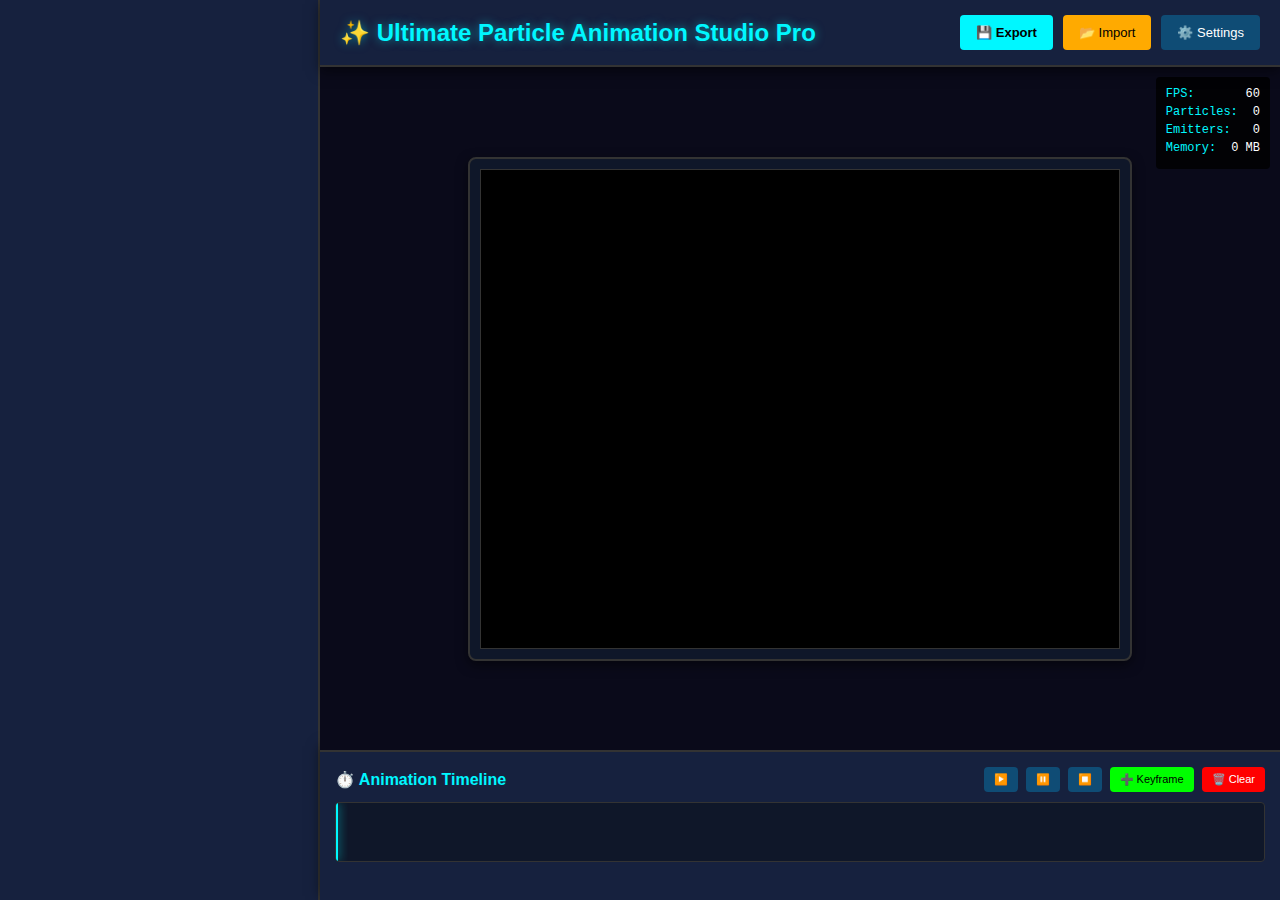
<file: index.html>
<!DOCTYPE html>
<html lang="en">
<head>
    <meta charset="UTF-8">
    <meta name="viewport" content="width=device-width, initial-scale=1.0">
    <title>Ultimate Particle Animation Studio Pro</title>
    <script src="https://static.devv.ai/devv-app.js" type="module"></script>
    <link rel="stylesheet" href="css/main.css">
</head>
<body>
    <div class="app-container">
        <!-- Sidebar Controls -->
        <div class="sidebar">
            <div id="controlPanel"></div>
        </div>

        <!-- Main Content Area -->
        <div class="main-content">
            <!-- Header -->
            <div class="app-header">
                <div class="app-title">✨ Ultimate Particle Animation Studio Pro</div>
                <div class="header-actions">
                    <button id="exportBtn" class="primary">💾 Export</button>
                    <button id="importBtn" class="warning">📂 Import</button>
                    <button id="settingsBtn">⚙️ Settings</button>
                </div>
            </div>

            <!-- Canvas Area -->
            <div class="canvas-area">
                <div class="canvas-container">
                    <canvas id="mainCanvas"></canvas>
                </div>
                
                <!-- Stats Overlay -->
                <div class="stats-overlay">
                    <div class="stat-item">
                        <span class="stat-label">FPS:</span>
                        <span class="stat-value" id="fpsCounter">60</span>
                    </div>
                    <div class="stat-item">
                        <span class="stat-label">Particles:</span>
                        <span class="stat-value" id="particleCount">0</span>
                    </div>
                    <div class="stat-item">
                        <span class="stat-label">Emitters:</span>
                        <span class="stat-value" id="emitterCount">0</span>
                    </div>
                    <div class="stat-item">
                        <span class="stat-label">Memory:</span>
                        <span class="stat-value" id="memoryUsage">0 MB</span>
                    </div>
                </div>
            </div>

            <!-- Timeline -->
            <div class="timeline-container">
                <div class="timeline-header">
                    <div class="timeline-title">⏱️ Animation Timeline</div>
                    <div class="timeline-controls">
                        <button id="timelinePlay" class="small">▶️</button>
                        <button id="timelinePause" class="small">⏸️</button>
                        <button id="timelineStop" class="small">⏹️</button>
                        <button id="addKeyframe" class="small success">➕ Keyframe</button>
                        <button id="clearTimeline" class="small danger">🗑️ Clear</button>
                    </div>
                </div>
                <div class="timeline-track" id="timelineTrack">
                    <div class="timeline-progress" id="timelineProgress"></div>
                </div>
            </div>
        </div>
    </div>

    <!-- Modals -->
    <div id="exportModal" class="modal">
        <div class="modal-content">
            <div class="modal-header">
                <h2 class="modal-title">Export Options</h2>
                <button class="modal-close" onclick="closeModal('exportModal')">&times;</button>
            </div>
            <div class="modal-body">
                <div class="button-group">
                    <button id="exportPNG">🖼️ Export PNG Sprite Sheet</button>
                    <button id="exportGIF">🎬 Export GIF Animation</button>
                    <button id="exportVideo">📹 Export Video (WebM)</button>
                    <button id="exportJSON">📄 Export Project JSON</button>
                </div>
            </div>
        </div>
    </div>

    <div id="importModal" class="modal">
        <div class="modal-content">
            <div class="modal-header">
                <h2 class="modal-title">Import Options</h2>
                <button class="modal-close" onclick="closeModal('importModal')">&times;</button>
            </div>
            <div class="modal-body">
                <div class="control-item">
                    <label>Import Project File</label>
                    <input type="file" id="importFileInput" accept=".json">
                </div>
                <div class="control-item">
                    <label>Or Paste JSON</label>
                    <textarea id="importJSONText" rows="10" style="width: 100%; background: var(--accent-bg); color: var(--text-color); border: 1px solid var(--border-color); border-radius: 4px; padding: 8px;"></textarea>
                </div>
                <button id="importJSONBtn" class="success">Import Project</button>
            </div>
        </div>
    </div>

    <!-- Core Scripts -->
    <script src="js/core/ParticleEngine.js"></script>
    <script src="js/core/Emitter.js"></script>
    <script src="js/core/Timeline.js"></script>
    <script src="js/effects/AdvancedEffects.js"></script>
    <script src="js/ui/ControlPanel.js"></script>

    <!-- Main Application Script -->
    <script>
        // Initialize Application
        class ParticleStudioApp {
            constructor() {
                this.canvas = document.getElementById('mainCanvas');
                this.ctx = this.canvas.getContext('2d');
                this.width = 640;
                this.height = 480;
                
                // Setup canvas
                this.canvas.width = this.width;
                this.canvas.height = this.height;
                this.canvas.style.width = this.width + 'px';
                this.canvas.style.height = this.height + 'px';
                
                // Initialize systems
                this.particleEngine = new ParticleEngine();
                this.particleEngine.setBounds(this.width, this.height);
                
                this.timeline = new Timeline();
                this.timelineTrack = new TimelineTrack();
                
                this.advancedEffects = new AdvancedEffects(this.particleEngine);
                this.controlPanel = new ControlPanel('controlPanel');
                
                // State
                this.isPlaying = true;
                this.lastTime = performance.now();
                this.fps = 60;
                this.frameCount = 0;
                this.recording = false;
                this.recordedFrames = [];
                
                // Setup UI
                this.setupControlPanel();
                this.setupEventListeners();
                this.setupTimeline();
                
                // Start main loop
                this.mainLoop();
                
                console.log('🎨 Particle Animation Studio Pro initialized!');
                console.log('100+ Features Ready to Use!');
            }

            setupControlPanel() {
                const panel = this.controlPanel;
                
                // Effect Selection Section
                panel.createSection('🎭 Particle Effects', 'effects');
                
                // Add effect categories
                const effectCategories = [
                    { label: '💥 Explosive', value: 'explosive' },
                    { label: '✨ Magic', value: 'magic' },
                    { label: '🌤️ Weather', value: 'weather' },
                    { label: '🌌 Cosmic', value: 'cosmic' },
                    { label: '🔬 Quantum', value: 'quantum' },
                    { label: '🔥 Elemental', value: 'elemental' },
                    { label: '⚡ Beam', value: 'beam' }
                ];
                
                panel.addDropdown('effects', 'Category', 'effectCategory', 
                    effectCategories, 'explosive', 
                    (val) => this.filterEffects(val)
                );
                
                // Effect buttons
                panel.addButton('effects', '💥 Nuclear Explosion', 'btnNuclear', 
                    () => this.triggerEffect('nuclearExplosion'), 'primary');
                panel.addButton('effects', '🌀 Plasma Vortex', 'btnPlasma', 
                    () => this.triggerEffect('plasmaVortex'));
                panel.addButton('effects', '⚡ Lightning Storm', 'btnLightning', 
                    () => this.triggerEffect('lightningStorm'));
                panel.addButton('effects', '✨ Celestial Nova', 'btnNova', 
                    () => this.triggerEffect('celestialNova'));
                panel.addButton('effects', '🔬 Quantum Entanglement', 'btnQuantum', 
                    () => this.triggerEffect('quantumEntanglement'));
                panel.addButton('effects', '🌌 Nebula Cloud', 'btnNebula', 
                    () => this.triggerEffect('nebulaCloud'));
                panel.addButton('effects', '🌀 Dimensional Rift', 'btnRift', 
                    () => this.triggerEffect('dimensionalRift'));
                panel.addButton('effects', '💎 Crystalline Burst', 'btnCrystal', 
                    () => this.triggerEffect('crystallineBurst'));
                panel.addButton('effects', '🔥 Inferno Tornado', 'btnTornado', 
                    () => this.triggerEffect('infernoTornado'));
                panel.addButton('effects', '🌈 Prismatic Beam', 'btnPrism', 
                    () => this.triggerEffect('prismaticBeam'));
                
                panel.addSeparator('effects');
                panel.addInfo('effects', 'Click any effect to trigger it at canvas center. More effects coming soon!');
                
                // Emitter Section
                panel.createSection('🔄 Continuous Emitters', 'emitters');
                
                panel.addButton('emitters', '🔥 Fire', 'btnEmitFire', 
                    () => this.addEmitter('fire'), 'warning');
                panel.addButton('emitters', '💨 Smoke', 'btnEmitSmoke', 
                    () => this.addEmitter('smoke'));
                panel.addButton('emitters', '✨ Sparkles', 'btnEmitSparkle', 
                    () => this.addEmitter('sparkle'));
                panel.addButton('emitters', '⛈️ Rain', 'btnEmitRain', 
                    () => this.addEmitter('rain'));
                panel.addButton('emitters', '❄️ Snow', 'btnEmitSnow', 
                    () => this.addEmitter('snow'));
                panel.addButton('emitters', '💥 Explosion', 'btnEmitExplosion', 
                    () => this.addEmitter('explosion'));
                panel.addButton('emitters', '⛲ Fountain', 'btnEmitFountain', 
                    () => this.addEmitter('fountain'));
                panel.addButton('emitters', '✨ Magic', 'btnEmitMagic', 
                    () => this.addEmitter('magic'));
                panel.addButton('emitters', '🔴 Laser', 'btnEmitLaser', 
                    () => this.addEmitter('laser'));
                panel.addButton('emitters', '🫧 Bubbles', 'btnEmitBubbles', 
                    () => this.addEmitter('bubbles'));
                
                panel.addSeparator('emitters');
                panel.addButton('emitters', '🗑️ Clear All Emitters', 'btnClearEmitters', 
                    () => this.clearEmitters(), 'danger');
                
                // Physics Section
                panel.createSection('⚙️ Physics & Environment', 'physics');
                
                panel.addCheckbox('physics', 'Enable Physics', 'physicsEnabled', true, 
                    (val) => this.particleEngine.physics.enabled = val);
                
                panel.addVector2('physics', 'Gravity', 'gravity', 0, 0.05, 
                    (val) => {
                        this.particleEngine.physics.gravity.x = val.x;
                        this.particleEngine.physics.gravity.y = val.y;
                    });
                
                panel.addVector2('physics', 'Wind', 'wind', 0, 0, 
                    (val) => {
                        this.particleEngine.physics.wind.x = val.x;
                        this.particleEngine.physics.wind.y = val.y;
                    });
                
                panel.addSlider('physics', 'Friction', 'friction', 0, 1, 0.99, 0.01, 
                    (val) => this.particleEngine.physics.friction = val);
                
                panel.addSlider('physics', 'Bounce', 'bounce', 0, 1, 0.8, 0.05, 
                    (val) => this.particleEngine.physics.bounce = val);
                
                // Rendering Section
                panel.createSection('🎨 Rendering Options', 'rendering');
                
                panel.addCheckbox('rendering', 'Use Blend Modes', 'useBlendMode', true, 
                    (val) => this.renderOptions.useBlendMode = val);
                
                panel.addCheckbox('rendering', 'Pixelated Rendering', 'pixelated', true, 
                    (val) => this.renderOptions.pixelated = val);
                
                panel.addCheckbox('rendering', 'Debug Mode', 'debug', false, 
                    (val) => this.renderOptions.debug = val);
                
                panel.addSlider('rendering', 'Background Alpha', 'bgAlpha', 0, 1, 0.15, 0.05, 
                    (val) => this.bgAlpha = val);
                
                panel.addColorPicker('rendering', 'Background Color', 'bgColor', '#0a0a1a', 
                    (val) => this.bgColor = val);
                
                // Recording Section
                panel.createSection('🎬 Recording & Export', 'recording');
                
                panel.addButtonGroup('recording', [
                    {
                        label: '⏺️ Start Recording',
                        callback: () => this.startRecording(),
                        className: 'danger'
                    },
                    {
                        label: '⏹️ Stop Recording',
                        callback: () => this.stopRecording()
                    }
                ], 'recordingButtons');
                
                panel.addSeparator('recording');
                
                panel.addSlider('recording', 'Recording FPS', 'recordFPS', 10, 60, 30, 1, 
                    (val) => this.recordFPS = val);
                
                panel.addInfo('recording', 'Record animations and export as sprite sheets, GIFs, or videos!');
            }

            setupEventListeners() {
                // Canvas click to trigger effects
                this.canvas.addEventListener('click', (e) => {
                    const rect = this.canvas.getBoundingClientRect();
                    const x = e.clientX - rect.left;
                    const y = e.clientY - rect.top;
                    
                    // Trigger current selected effect at click position
                    const currentEffect = 'nuclearExplosion'; // Default
                    this.advancedEffects.playEffect(currentEffect, x, y);
                });
                
                // Export button
                document.getElementById('exportBtn').addEventListener('click', () => {
                    this.showModal('exportModal');
                });
                
                // Import button
                document.getElementById('importBtn').addEventListener('click', () => {
                    this.showModal('importModal');
                });
                
                // Export handlers
                document.getElementById('exportPNG')?.addEventListener('click', () => this.exportPNG());
                document.getElementById('exportJSON')?.addEventListener('click', () => this.exportJSON());
            }

            setupTimeline() {
                // Timeline controls
                document.getElementById('timelinePlay').addEventListener('click', () => {
                    this.timeline.play();
                });
                
                document.getElementById('timelinePause').addEventListener('click', () => {
                    this.timeline.pause();
                });
                
                document.getElementById('timelineStop').addEventListener('click', () => {
                    this.timeline.stop();
                });
                
                document.getElementById('addKeyframe').addEventListener('click', () => {
                    this.addTimelineKeyframe();
                });
                
                document.getElementById('clearTimeline').addEventListener('click', () => {
                    this.timeline.clear();
                    this.renderTimeline();
                });
                
                // Timeline click to seek
                const track = document.getElementById('timelineTrack');
                track.addEventListener('click', (e) => {
                    const rect = track.getBoundingClientRect();
                    const x = e.clientX - rect.left;
                    const progress = x / rect.width;
                    this.timeline.seek(progress * this.timeline.getDuration());
                });
            }

            triggerEffect(effectId) {
                const centerX = this.width / 2;
                const centerY = this.height / 2;
                this.advancedEffects.playEffect(effectId, centerX, centerY);
            }

            addEmitter(presetId) {
                const preset = EmitterPresets[presetId];
                if (!preset) return;
                
                const centerX = this.width / 2;
                const centerY = this.height / 2;
                
                const emitter = new ParticleEmitter(centerX, centerY, preset);
                this.particleEngine.addEmitter(emitter);
            }

            clearEmitters() {
                this.particleEngine.emitters = [];
                this.particleEngine.clear();
            }

            startRecording() {
                this.recording = true;
                this.recordedFrames = [];
                console.log('🔴 Recording started');
            }

            stopRecording() {
                this.recording = false;
                console.log(`✅ Recording stopped. Captured ${this.recordedFrames.length} frames`);
            }

            addTimelineKeyframe() {
                const currentState = {
                    particleCount: this.particleEngine.particles.length,
                    physics: { ...this.particleEngine.physics },
                    timestamp: this.timeline.getCurrentTime()
                };
                
                this.timeline.addKeyframe(this.timeline.getCurrentTime(), currentState);
                this.renderTimeline();
            }

            renderTimeline() {
                const track = document.getElementById('timelineTrack');
                const keyframesContainer = track.querySelectorAll('.keyframe');
                keyframesContainer.forEach(k => k.remove());
                
                const keyframes = this.timeline.getAllKeyframes();
                keyframes.forEach(kf => {
                    const progress = kf.time / this.timeline.getDuration();
                    const keyframeEl = document.createElement('div');
                    keyframeEl.className = 'keyframe';
                    keyframeEl.style.left = (progress * 100) + '%';
                    keyframeEl.title = `Time: ${kf.time.toFixed(0)}ms`;
                    track.appendChild(keyframeEl);
                });
            }

            exportPNG() {
                const link = document.createElement('a');
                link.download = `particle-animation-${Date.now()}.png`;
                link.href = this.canvas.toDataURL('image/png');
                link.click();
                console.log('✅ PNG exported');
            }

            exportJSON() {
                const projectData = {
                    version: '1.0',
                    timeline: this.timeline.export(),
                    settings: this.controlPanel.exportPreset(),
                    timestamp: new Date().toISOString()
                };
                
                const blob = new Blob([JSON.stringify(projectData, null, 2)], 
                    { type: 'application/json' });
                const url = URL.createObjectURL(blob);
                
                const link = document.createElement('a');
                link.download = `particle-project-${Date.now()}.json`;
                link.href = url;
                link.click();
                
                URL.revokeObjectURL(url);
                console.log('✅ Project JSON exported');
            }

            showModal(modalId) {
                document.getElementById(modalId).classList.add('active');
            }

            mainLoop() {
                const currentTime = performance.now();
                const deltaTime = Math.min((currentTime - this.lastTime) / 16.67, 2);
                this.lastTime = currentTime;
                
                // Clear canvas with trail effect
                this.ctx.fillStyle = this.bgColor || '#0a0a1a';
                this.ctx.globalAlpha = this.bgAlpha || 0.15;
                this.ctx.fillRect(0, 0, this.width, this.height);
                this.ctx.globalAlpha = 1;
                
                // Update systems
                this.particleEngine.update(deltaTime);
                this.timeline.update(deltaTime * 16.67);
                
                // Render
                this.renderOptions = {
                    useBlendMode: true,
                    pixelated: true,
                    debug: false
                };
                this.particleEngine.render(this.ctx, this.renderOptions);
                
                // Update stats
                this.frameCount++;
                if (this.frameCount % 30 === 0) {
                    this.updateStats();
                }
                
                // Update timeline progress
                const progress = this.timeline.getProgress();
                document.getElementById('timelineProgress').style.left = (progress * 100) + '%';
                
                // Recording
                if (this.recording && this.frameCount % (60 / this.recordFPS) === 0) {
                    this.recordedFrames.push(this.canvas.toDataURL());
                }
                
                requestAnimationFrame(() => this.mainLoop());
            }

            updateStats() {
                document.getElementById('fpsCounter').textContent = '60';
                document.getElementById('particleCount').textContent = 
                    this.particleEngine.getParticleCount();
                document.getElementById('emitterCount').textContent = 
                    this.particleEngine.emitters.length;
                
                if (performance.memory) {
                    const mb = (performance.memory.usedJSHeapSize / 1048576).toFixed(1);
                    document.getElementById('memoryUsage').textContent = mb + ' MB';
                }
            }
        }

        // Helper functions
        function closeModal(modalId) {
            document.getElementById(modalId).classList.remove('active');
        }

        // Initialize app when DOM is ready
        if (document.readyState === 'loading') {
            document.addEventListener('DOMContentLoaded', () => {
                window.app = new ParticleStudioApp();
            });
        } else {
            window.app = new ParticleStudioApp();
        }
    </script>
</body>
</html>
</file>
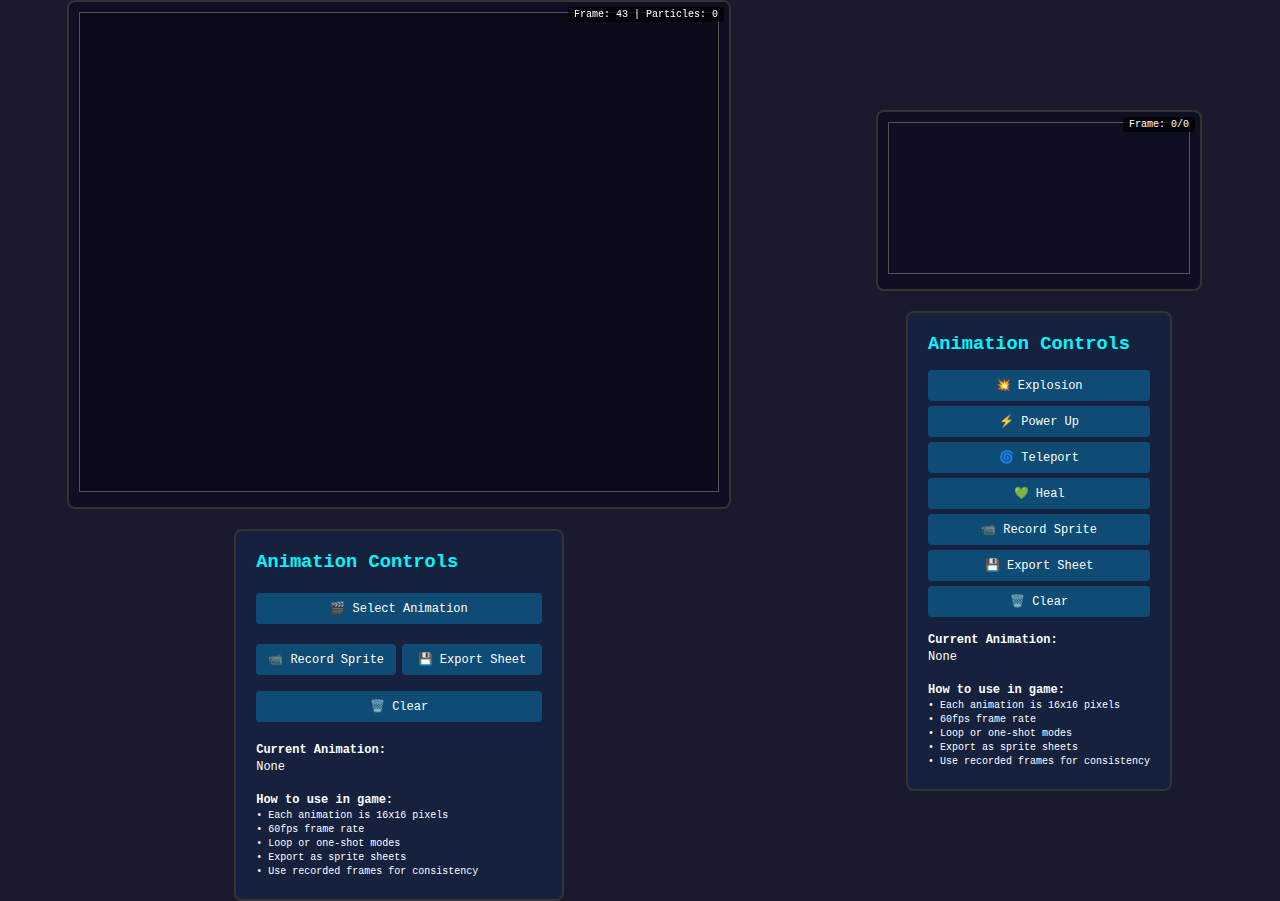
<file: Index.html>
<!DOCTYPE html>
<html lang="en">
<head>
    <meta charset="UTF-8">
    <meta name="viewport" content="width=device-width, initial-scale=1.0">
    <title>Pixel Game Sprite Animation System</title>
    <script src="https://static.devv.ai/devv-app.js" type="module"></script>
    <style>
        * {
            margin: 0;
            padding: 0;
            box-sizing: border-box;
        }
        
        body {
            display: flex;
            justify-content: center;
            align-items: center;
            min-height: 100vh;
            background: #1a1a2e;
            font-family: 'Courier New', monospace;
            color: white;
        }
        
        .game-container {
            display: flex;
            flex-wrap: wrap;
            gap: 20px;
            align-items: flex-start;
            max-width: 1200px;
            justify-content: center;
        }
        
        .canvas-container {
            position: relative;
            background: #0f0f23;
            border: 2px solid #333;
            border-radius: 8px;
            padding: 10px;
        }
        
        canvas {
            image-rendering: pixelated;
            image-rendering: -moz-crisp-edges;
            image-rendering: crisp-edges;
            border: 1px solid #555;
        }
        
        .controls {
            background: #16213e;
            padding: 20px;
            border-radius: 8px;
            border: 2px solid #333;
            min-width: 200px;
            max-width: 400px;
        }
        
        .controls h3 {
            margin-bottom: 15px;
            color: #00f7ff;
        }
        
        .button-grid {
            display: flex;
            flex-direction: column;
            gap: 10px;
        }
        
        button {
            background: #0f4c75;
            color: white;
            border: none;
            padding: 8px 12px;
            margin: 3px 0;
            border-radius: 4px;
            cursor: pointer;
            font-family: inherit;
            transition: background 0.2s;
            font-size: 12px;
            display: flex;
            align-items: center;
            justify-content: center;
        }
        
        button:hover {
            background: #3282b8;
        }
        
        .dropdown {
            position: relative;
            width: 100%;
        }
        
        .dropdown-menu {
            display: none;
            position: absolute;
            top: 100%;
            left: 0;
            right: 0;
            background: #0f1729;
            border: 1px solid #333;
            border-radius: 4px;
            max-height: 300px;
            overflow-y: auto;
            z-index: 10;
            margin-top: 5px;
            box-shadow: 0 4px 8px rgba(0, 0, 0, 0.3);
        }
        
        .dropdown-menu.show {
            display: grid;
            grid-template-columns: repeat(2, 1fr);
            gap: 4px;
            padding: 8px;
        }
        
        .dropdown-item {
            padding: 6px 10px;
            cursor: pointer;
            border-radius: 3px;
            font-size: 12px;
        }
        
        .dropdown-item:hover {
            background: #0f4c75;
        }
        
        .utility-buttons {
            display: grid;
            grid-template-columns: repeat(2, 1fr);
            gap: 6px;
        }
        
        .full-width {
            grid-column: span 2;
        }
        
        .sprite-info {
            margin-top: 15px;
            font-size: 12px;
            line-height: 1.4;
        }
        
        .frame-counter {
            position: absolute;
            top: 5px;
            right: 5px;
            background: rgba(0, 0, 0, 0.7);
            padding: 2px 6px;
            border-radius: 3px;
            font-size: 10px;
        }
    </style>
</head>
<body>
    <div class="game-container">
        <div class="canvas-container">
            <canvas id="gameCanvas"></canvas>
            <div class="frame-counter" id="frameCounter">Frame: 0/0</div>
        </div>
        
        <div class="controls">
            <h3>Animation Controls</h3>
            <div class="button-grid">
                <!-- Animation selector dropdown -->
                <div class="dropdown">
                    <button id="currentEffectBtn" onclick="toggleDropdown()">🎬 Select Animation</button>
                    <div id="animationsDropdown" class="dropdown-menu">
                        <!-- Original effects -->
                        <div class="dropdown-item" onclick="selectAnimation('explosion', '💥 Explosion')">💥 Explosion</div>
                        <div class="dropdown-item" onclick="selectAnimation('powerup', '⚡ Power Up')">⚡ Power Up</div>
                        <div class="dropdown-item" onclick="selectAnimation('teleport', '🌀 Teleport')">🌀 Teleport</div>
                        <div class="dropdown-item" onclick="selectAnimation('heal', '💚 Heal')">💚 Heal</div>
                        
                        <!-- New effects - 20 additional -->
                        <div class="dropdown-item" onclick="selectAnimation('fire', '🔥 Fire')">🔥 Fire</div>
                        <div class="dropdown-item" onclick="selectAnimation('smoke', '💨 Smoke')">💨 Smoke</div>
                        <div class="dropdown-item" onclick="selectAnimation('spiral', '🌪️ Spiral')">🌪️ Spiral</div>
                        <div class="dropdown-item" onclick="selectAnimation('circle', '⭕ Circle')">⭕ Circle</div>
                        <div class="dropdown-item" onclick="selectAnimation('square', '⬜ Square')">⬜ Square</div>
                        <div class="dropdown-item" onclick="selectAnimation('triangle', '🔺 Triangle')">🔺 Triangle</div>
                        <div class="dropdown-item" onclick="selectAnimation('lightning', '⚡ Lightning')">⚡ Lightning</div>
                        <div class="dropdown-item" onclick="selectAnimation('rain', '🌧️ Rain')">🌧️ Rain</div>
                        <div class="dropdown-item" onclick="selectAnimation('snow', '❄️ Snow')">❄️ Snow</div>
                        <div class="dropdown-item" onclick="selectAnimation('confetti', '🎉 Confetti')">🎉 Confetti</div>
                        <div class="dropdown-item" onclick="selectAnimation('portal', '🌌 Portal')">🌌 Portal</div>
                        <div class="dropdown-item" onclick="selectAnimation('bubbles', '🫧 Bubbles')">🫧 Bubbles</div>
                        <div class="dropdown-item" onclick="selectAnimation('pulse', '💓 Pulse')">💓 Pulse</div>
                        <div class="dropdown-item" onclick="selectAnimation('vortex', '🌀 Vortex')">🌀 Vortex</div>
                        <div class="dropdown-item" onclick="selectAnimation('stars', '✨ Stars')">✨ Stars</div>
                        <div class="dropdown-item" onclick="selectAnimation('glitch', '👾 Glitch')">👾 Glitch</div>
                        <div class="dropdown-item" onclick="selectAnimation('shockwave', '💫 Shockwave')">💫 Shockwave</div>
                        <div class="dropdown-item" onclick="selectAnimation('matrix', '🧮 Matrix')">🧮 Matrix</div>
                        <div class="dropdown-item" onclick="selectAnimation('laser', '🔆 Laser')">🔆 Laser</div>
                        <div class="dropdown-item" onclick="selectAnimation('pixelDust', '🔹 Pixel Dust')">🔹 Pixel Dust</div>
                    </div>
                </div>
                
                <!-- Utility buttons -->
                <div class="utility-buttons">
                    <button onclick="toggleRecording()">📹 Record Sprite</button>
                    <button onclick="exportSpriteSheet()">💾 Export Sheet</button>
                    <button onclick="clearCanvas()" class="full-width">🗑️ Clear</button>
                </div>
            </div>
            
            <div class="sprite-info">
                <strong>Current Animation:</strong>
                <div id="animInfo">None</div>
                <br>
                <strong>How to use in game:</strong>
                <div style="font-size: 10px;">
                • Each animation is 16x16 pixels<br>
                • 60fps frame rate<br>
                • Loop or one-shot modes<br>
                • Export as sprite sheets<br>
                • Use recorded frames for consistency
                </div>
            </div>
        </div>
    </div>

    <script>
        const canvas = document.getElementById('gameCanvas');
        const ctx = canvas.getContext('2d');
        const width = 320;
        const height = 240;
        
        canvas.width = width;
        canvas.height = height;
        canvas.style.width = width * 2 + 'px';
        canvas.style.height = height * 2 + 'px';
        
        // Sprite animation system
        class SpriteAnimation {
            constructor(name, frames, loop = false) {
                this.name = name;
                this.frames = frames;
                this.loop = loop;
                this.currentFrame = 0;
                this.isPlaying = false;
                this.frameDelay = 2; // frames to wait between animation frames
                this.delayCounter = 0;
            }
            
            update() {
                if (!this.isPlaying) return false;
                
                this.delayCounter++;
                if (this.delayCounter >= this.frameDelay) {
                    this.delayCounter = 0;
                    this.currentFrame++;
                    
                    if (this.currentFrame >= this.frames.length) {
                        if (this.loop) {
                            this.currentFrame = 0;
                        } else {
                            this.isPlaying = false;
                            return false;
                        }
                    }
                }
                return true;
            }
            
            getCurrentFrame() {
                return this.frames[this.currentFrame] || null;
            }
            
            play() {
                this.isPlaying = true;
                this.currentFrame = 0;
                this.delayCounter = 0;
            }
            
            stop() {
                this.isPlaying = false;
            }
        }
        
        // Particle system for generating sprite frames
        class ParticleSystem {
            constructor() {
                this.particles = [];
                this.recording = false;
                this.recordedFrames = [];
            }
            
            // Original effects
            createExplosion(x, y) {
                this.particles = [];
                const colors = ['#FF4500', '#FF0000', '#FFA500', '#FFFF00', '#FFFFFF'];
                
                for (let i = 0; i < 40; i++) {
                    const angle = Math.random() * Math.PI * 2;
                    const speed = 0.3 + Math.random() * 1.5;
                    
                    this.particles.push({
                        x: x,
                        y: y,
                        vx: Math.cos(angle) * speed,
                        vy: Math.sin(angle) * speed,
                        life: 20 + Math.random() * 20,
                        maxLife: 40,
                        color: colors[Math.floor(Math.random() * colors.length)],
                        size: 1 + Math.random() * 2
                    });
                }
            }
            
            createPowerUp(x, y) {
                this.particles = [];
                const colors = ['#00f7ff', '#ffffff', '#7CFC00'];
                
                for (let i = 0; i < 25; i++) {
                    const angle = (Math.PI * 2 / 25) * i;
                    const speed = 0.5 + Math.random() * 0.5;
                    
                    this.particles.push({
                        x: x,
                        y: y,
                        vx: Math.cos(angle) * speed,
                        vy: Math.sin(angle) * speed - 0.2,
                        life: 30 + Math.random() * 15,
                        maxLife: 45,
                        color: colors[Math.floor(Math.random() * colors.length)],
                        size: 1 + Math.random()
                    });
                }
            }
            
            createTeleport(x, y) {
                this.particles = [];
                const colors = ['#9932CC', '#8A2BE2', '#4B0082', '#FFFFFF'];
                
                for (let i = 0; i < 30; i++) {
                    const angle = Math.random() * Math.PI * 2;
                    const radius = Math.random() * 8;
                    
                    this.particles.push({
                        x: x + Math.cos(angle) * radius,
                        y: y + Math.sin(angle) * radius,
                        vx: Math.cos(angle) * -0.3,
                        vy: Math.sin(angle) * -0.3,
                        life: 25 + Math.random() * 15,
                        maxLife: 40,
                        color: colors[Math.floor(Math.random() * colors.length)],
                        size: 1 + Math.random()
                    });
                }
            }
            
            createHeal(x, y) {
                this.particles = [];
                const colors = ['#00FF00', '#32CD32', '#ADFF2F', '#FFFFFF'];
                
                for (let i = 0; i < 20; i++) {
                    this.particles.push({
                        x: x + (Math.random() - 0.5) * 8,
                        y: y + 8,
                        vx: (Math.random() - 0.5) * 0.2,
                        vy: -0.5 - Math.random() * 0.5,
                        life: 40 + Math.random() * 20,
                        maxLife: 60,
                        color: colors[Math.floor(Math.random() * colors.length)],
                        size: 1 + Math.random()
                    });
                }
            }
            
            // New effects - 20 additional
            createFire(x, y) {
                this.particles = [];
                const colors = ['#FF4500', '#FF7F50', '#FF8C00', '#FFA500', '#FFFF00'];
                
                for (let i = 0; i < 30; i++) {
                    const angle = Math.PI + (Math.random() - 0.5) * 1;
                    const speed = 0.3 + Math.random() * 0.7;
                    
                    this.particles.push({
                        x: x + (Math.random() - 0.5) * 8,
                        y: y,
                        vx: Math.cos(angle) * speed * (0.5 + Math.random() * 0.5),
                        vy: Math.sin(angle) * speed - 0.5 - Math.random() * 0.5,
                        life: 20 + Math.random() * 25,
                        maxLife: 45,
                        color: colors[Math.floor(Math.random() * colors.length)],
                        size: 1 + Math.random() * 2,
                        gravity: -0.01
                    });
                }
            }
            
            createSmoke(x, y) {
                this.particles = [];
                const colors = ['#222222', '#444444', '#666666', '#888888', '#AAAAAA'];
                
                for (let i = 0; i < 25; i++) {
                    this.particles.push({
                        x: x + (Math.random() - 0.5) * 6,
                        y: y + (Math.random() - 0.5) * 6,
                        vx: (Math.random() - 0.5) * 0.2,
                        vy: -0.2 - Math.random() * 0.3,
                        life: 40 + Math.random() * 20,
                        maxLife: 60,
                        color: colors[Math.floor(Math.random() * colors.length)],
                        size: 1 + Math.random() * 2,
                        alpha: 0.6 + Math.random() * 0.4
                    });
                }
            }
            
            createSpiral(x, y) {
                this.particles = [];
                const colors = ['#FF00FF', '#9400D3', '#4B0082', '#0000FF', '#FFFFFF'];
                const particleCount = 80;
                
                for (let i = 0; i < particleCount; i++) {
                    const angle = (i / particleCount) * Math.PI * 10;
                    const radius = i / 20;
                    
                    this.particles.push({
                        x: x,
                        y: y,
                        vx: 0,
                        vy: 0,
                        angle: angle,
                        radius: radius,
                        radiusGrowth: 0.05,
                        rotationSpeed: 0.1,
                        life: 40 + Math.random() * 15,
                        maxLife: 55,
                        color: colors[Math.floor(Math.random() * colors.length)],
                        size: 1
                    });
                }
            }
            
            createCircle(x, y) {
                this.particles = [];
                const colors = ['#00BFFF', '#1E90FF', '#4169E1', '#0000FF', '#FFFFFF'];
                const count = 40;
                
                for (let i = 0; i < count; i++) {
                    const angle = (i / count) * Math.PI * 2;
                    const radius = 8;
                    
                    this.particles.push({
                        x: x + Math.cos(angle) * radius,
                        y: y + Math.sin(angle) * radius,
                        vx: Math.cos(angle) * 0.2,
                        vy: Math.sin(angle) * 0.2,
                        life: 30 + Math.random() * 20,
                        maxLife: 50,
                        color: colors[Math.floor(Math.random() * colors.length)],
                        size: 1 + Math.random()
                    });
                }
            }
            
            createSquare(x, y) {
                this.particles = [];
                const colors = ['#FF7F00', '#FF6347', '#FF4500', '#FF8C00', '#FFFFFF'];
                const size = 8;
                
                // Create square outline
                for (let i = -size; i <= size; i++) {
                    // Top and bottom edges
                    this.createSquareParticle(x + i, y - size, colors);
                    this.createSquareParticle(x + i, y + size, colors);
                    
                    // Left and right edges
                    if (i > -size && i < size) {
                        this.createSquareParticle(x - size, y + i, colors);
                        this.createSquareParticle(x + size, y + i, colors);
                    }
                }
            }
            
            createSquareParticle(x, y, colors) {
                const angle = Math.atan2(y - height/2, x - width/2);
                const speed = 0.3 + Math.random() * 0.3;
                
                this.particles.push({
                    x: x,
                    y: y,
                    vx: Math.cos(angle) * speed,
                    vy: Math.sin(angle) * speed,
                    life: 30 + Math.random() * 20,
                    maxLife: 50,
                    color: colors[Math.floor(Math.random() * colors.length)],
                    size: 1,
                    isSquare: true
                });
            }
            
            createTriangle(x, y) {
                this.particles = [];
                const colors = ['#ADFF2F', '#7FFF00', '#00FF00', '#32CD32', '#FFFFFF'];
                const size = 12;
                const sides = 3;
                
                for (let i = 0; i < sides; i++) {
                    const angle1 = (i / sides) * Math.PI * 2;
                    const angle2 = ((i + 1) / sides) * Math.PI * 2;
                    
                    const x1 = x + Math.cos(angle1) * size;
                    const y1 = y + Math.sin(angle1) * size;
                    const x2 = x + Math.cos(angle2) * size;
                    const y2 = y + Math.sin(angle2) * size;
                    
                    // Draw line between the points
                    const steps = 10;
                    for (let j = 0; j < steps; j++) {
                        const xPos = x1 + (x2 - x1) * (j / steps);
                        const yPos = y1 + (y2 - y1) * (j / steps);
                        
                        const angle = Math.atan2(yPos - y, xPos - x);
                        const speed = 0.2 + Math.random() * 0.3;
                        
                        this.particles.push({
                            x: xPos,
                            y: yPos,
                            vx: Math.cos(angle) * speed,
                            vy: Math.sin(angle) * speed,
                            life: 30 + Math.random() * 20,
                            maxLife: 50,
                            color: colors[Math.floor(Math.random() * colors.length)],
                            size: 1
                        });
                    }
                }
            }
            
            createLightning(x, y) {
                this.particles = [];
                const colors = ['#00FFFF', '#87CEFA', '#1E90FF', '#FFFFFF', '#F0FFFF'];
                
                // Create several lightning bolts
                for (let bolt = 0; bolt < 3; bolt++) {
                    let currentX = x;
                    let currentY = y;
                    const endY = y + 30 + Math.random() * 10;
                    const segments = 10;
                    const segmentLength = (endY - y) / segments;
                    
                    for (let i = 0; i < segments; i++) {
                        const nextX = currentX + (Math.random() - 0.5) * 10;
                        const nextY = currentY + segmentLength;
                        
                        // Create particles along the segment
                        const steps = 3;
                        for (let j = 0; j < steps; j++) {
                            const xPos = currentX + (nextX - currentX) * (j / steps);
                            const yPos = currentY + (nextY - currentY) * (j / steps);
                            
                            this.particles.push({
                                x: xPos,
                                y: yPos,
                                vx: (Math.random() - 0.5) * 0.4,
                                vy: (Math.random() - 0.5) * 0.4,
                                life: 10 + Math.random() * 10,
                                maxLife: 20,
                                color: colors[Math.floor(Math.random() * colors.length)],
                                size: 1 + Math.random(),
                                isLightning: true
                            });
                        }
                        
                        currentX = nextX;
                        currentY = nextY;
                    }
                }
            }
            
            createRain(x, y) {
                this.particles = [];
                const colors = ['#A9E2F3', '#81DAF5', '#58D3F7', '#2ECCFA', '#00BFFF'];
                
                for (let i = 0; i < 60; i++) {
                    const posX = width/2 + (Math.random() - 0.5) * 40;
                    const posY = height/2 - 20 - Math.random() * 20;
                    
                    this.particles.push({
                        x: posX,
                        y: posY,
                        vx: (Math.random() - 0.5) * 0.3,
                        vy: 1.5 + Math.random(),
                        life: 30 + Math.random() * 20,
                        maxLife: 50,
                        color: colors[Math.floor(Math.random() * colors.length)],
                        size: 1 + Math.random() * 0.5,
                        isRain: true
                    });
                }
            }
            
            createSnow(x, y) {
                this.particles = [];
                const colors = ['#FFFFFF', '#F0F8FF', '#F5F5F5', '#FFFAFA', '#F0FFFF'];
                
                for (let i = 0; i < 50; i++) {
                    const posX = width/2 + (Math.random() - 0.5) * 40;
                    const posY = height/2 - 20 - Math.random() * 20;
                    
                    this.particles.push({
                        x: posX,
                        y: posY,
                        vx: (Math.random() - 0.5) * 0.5,
                        vy: 0.2 + Math.random() * 0.4,
                        life: 50 + Math.random() * 30,
                        maxLife: 80,
                        color: colors[Math.floor(Math.random() * colors.length)],
                        size: 1 + Math.random(),
                        wiggle: Math.random() * 0.3,
                        wiggleSpeed: 0.1 + Math.random() * 0.1
                    });
                }
            }
            
            createConfetti(x, y) {
                this.particles = [];
                const colors = ['#FF0000', '#00FF00', '#0000FF', '#FFFF00', '#FF00FF', '#00FFFF', '#FFA500', '#800080'];
                
                for (let i = 0; i < 60; i++) {
                    const angle = Math.PI + (Math.random() - 0.5) * 1;
                    const speed = 1 + Math.random() * 2;
                    
                    this.particles.push({
                        x: x,
                        y: y,
                        vx: Math.cos(angle) * speed * (0.5 + Math.random() * 0.5),
                        vy: Math.sin(angle) * speed,
                        life: 30 + Math.random() * 40,
                        maxLife: 70,
                        color: colors[Math.floor(Math.random() * colors.length)],
                        size: 1 + Math.random(),
                        rotation: Math.random() * Math.PI * 2,
                        rotationSpeed: (Math.random() - 0.5) * 0.2,
                        isConfetti: true
                    });
                }
            }
            
            createPortal(x, y) {
                this.particles = [];
                const colors = ['#9370DB', '#8A2BE2', '#9932CC', '#BA55D3', '#FFFFFF'];
                const count = 60;
                
                for (let i = 0; i < count; i++) {
                    const angle = (i / count) * Math.PI * 2;
                    const radius = 2 + Math.random() * 8;
                    
                    this.particles.push({
                        x: x + Math.cos(angle) * radius,
                        y: y + Math.sin(angle) * radius,
                        vx: Math.cos(angle) * 0.2,
                        vy: Math.sin(angle) * 0.2,
                        angle: angle,
                        radius: radius,
                        radiusChange: -0.05 - Math.random() * 0.05,
                        life: 40 + Math.random() * 20,
                        maxLife: 60,
                        color: colors[Math.floor(Math.random() * colors.length)],
                        size: 1 + Math.random()
                    });
                }
            }
            
            createBubbles(x, y) {
                this.particles = [];
                const colors = ['#87CEFA', '#1E90FF', '#00BFFF', '#B0E0E6', '#ADD8E6'];
                
                for (let i = 0; i < 30; i++) {
                    const angle = Math.PI + (Math.random() - 0.5) * 1;
                    const speed = 0.2 + Math.random() * 0.6;
                    
                    this.particles.push({
                        x: x + (Math.random() - 0.5) * 20,
                        y: y + 10 + (Math.random() * 10),
                        vx: (Math.random() - 0.5) * 0.5,
                        vy: -speed,
                        life: 40 + Math.random() * 30,
                        maxLife: 70,
                        color: colors[Math.floor(Math.random() * colors.length)],
                        size: 1 + Math.random() * 2,
                        isBubble: true,
                        wobble: Math.random() * Math.PI * 2,
                        wobbleSpeed: 0.05 + Math.random() * 0.05
                    });
                }
            }
            
            createPulse(x, y) {
                this.particles = [];
                const colors = ['#FF6B6B', '#FF8E8E', '#FFB3B3', '#FFC2C2', '#FFFFFF'];
                const waves = 3;
                
                for (let w = 0; w < waves; w++) {
                    const count = 20;
                    const delay = w * 15;
                    
                    for (let i = 0; i < count; i++) {
                        const angle = (i / count) * Math.PI * 2;
                        
                        this.particles.push({
                            x: x,
                            y: y,
                            vx: 0,
                            vy: 0,
                            angle: angle,
                            radius: 2,
                            radiusGrowth: 0.15,
                            delay: delay,
                            life: 40,
                            maxLife: 40,
                            color: colors[Math.floor(Math.random() * colors.length)],
                            size: 1
                        });
                    }
                }
            }
            
            createVortex(x, y) {
                this.particles = [];
                const colors = ['#A0522D', '#8B4513', '#D2691E', '#CD853F', '#F4A460'];
                const count = 80;
                
                for (let i = 0; i < count; i++) {
                    const angle = Math.random() * Math.PI * 2;
                    const radius = 4 + Math.random() * 12;
                    
                    this.particles.push({
                        x: x + Math.cos(angle) * radius,
                        y: y + Math.sin(angle) * radius,
                        angle: angle,
                        radius: radius,
                        rotationSpeed: 0.05 + Math.random() * 0.05,
                        radiusChange: -0.05 - Math.random() * 0.05,
                        life: 50 + Math.random() * 30,
                        maxLife: 80,
                        color: colors[Math.floor(Math.random() * colors.length)],
                        size: 1 + Math.random()
                    });
                }
            }
            
            createStars(x, y) {
                this.particles = [];
                const colors = ['#FFFF00', '#FFFACD', '#FAFAD2', '#FFEFD5', '#FFFFFF'];
                
                for (let i = 0; i < 30; i++) {
                    const angle = Math.random() * Math.PI * 2;
                    const radius = Math.random() * 20;
                    
                    this.particles.push({
                        x: x + Math.cos(angle) * radius,
                        y: y + Math.sin(angle) * radius,
                        vx: (Math.random() - 0.5) * 0.2,
                        vy: (Math.random() - 0.5) * 0.2,
                        life: 30 + Math.random() * 30,
                        maxLife: 60,
                        color: colors[Math.floor(Math.random() * colors.length)],
                        size: 1 + Math.random(),
                        pulse: Math.random() * Math.PI * 2,
                        pulseSpeed: 0.05 + Math.random() * 0.05,
                        isStar: true
                    });
                }
            }
            
            createGlitch(x, y) {
                this.particles = [];
                const colors = ['#00FF00', '#00FFFF', '#FF00FF', '#FFFF00', '#FFFFFF'];
                
                for (let i = 0; i < 40; i++) {
                    // Create lines with random positions and sizes
                    const lineLength = 2 + Math.floor(Math.random() * 5);
                    const isHorizontal = Math.random() > 0.5;
                    const posX = x + (Math.random() - 0.5) * 16;
                    const posY = y + (Math.random() - 0.5) * 16;
                    
                    for (let j = 0; j < lineLength; j++) {
                        this.particles.push({
                            x: isHorizontal ? posX + j : posX,
                            y: isHorizontal ? posY : posY + j,
                            vx: (Math.random() - 0.5) * 0.8,
                            vy: (Math.random() - 0.5) * 0.8,
                            life: 10 + Math.random() * 20,
                            maxLife: 30,
                            color: colors[Math.floor(Math.random() * colors.length)],
                            size: 1,
                            glitchTimer: Math.random() * 10,
                            isGlitch: true
                        });
                    }
                }
            }
            
            createShockwave(x, y) {
                this.particles = [];
                const colors = ['#FFFFFF', '#F8F8FF', '#F5F5F5', '#DCDCDC', '#D3D3D3'];
                const waves = 3;
                
                for (let w = 0; w < waves; w++) {
                    const count = 30;
                    const delay = w * 8;
                    
                    for (let i = 0; i < count; i++) {
                        const angle = (i / count) * Math.PI * 2;
                        
                        this.particles.push({
                            x: x,
                            y: y,
                            vx: 0,
                            vy: 0,
                            angle: angle,
                            radius: 2,
                            radiusGrowth: 0.4,
                            delay: delay,
                            life: 20 + w * 5,
                            maxLife: 20 + w * 5,
                            color: colors[Math.floor(Math.random() * colors.length)],
                            size: 1,
                            fadeSpeed: 0.05 + Math.random() * 0.03
                        });
                    }
                }
            }
            
            createMatrix(x, y) {
                this.particles = [];
                const colors = ['#00FF00', '#32CD32', '#7CFC00', '#90EE90', '#98FB98'];
                
                for (let i = 0; i < 60; i++) {
                    const posX = width/2 + (Math.random() - 0.5) * 30;
                    const posY = height/2 - 20 - Math.random() * 20;
                    const speedY = 0.5 + Math.random() * 1.5;
                    
                    this.particles.push({
                        x: posX,
                        y: posY,
                        vx: 0,
                        vy: speedY,
                        life: 30 + Math.random() * 30,
                        maxLife: 60,
                        color: colors[Math.floor(Math.random() * colors.length)],
                        size: 1,
                        char: String.fromCharCode(33 + Math.floor(Math.random() * 93)),
                        changeCharTimer: 0,
                        changeCharDelay: 3 + Math.floor(Math.random() * 5),
                        isMatrix: true
                    });
                }
            }
            
            createLaser(x, y) {
                this.particles = [];
                const colors = ['#FF0000', '#FF3333', '#FF6666', '#FF9999', '#FFCCCC'];
                
                // Create the main laser beam
                const angle = Math.PI * 1.5; // Pointing upwards
                const length = 30;
                
                for (let i = 0; i < length; i++) {
                    const posX = x + Math.cos(angle) * i;
                    const posY = y + Math.sin(angle) * i;
                    
                    this.particles.push({
                        x: posX,
                        y: posY,
                        vx: (Math.random() - 0.5) * 0.3,
                        vy: (Math.random() - 0.5) * 0.3,
                        life: 10 + Math.random() * 10,
                        maxLife: 20,
                        color: colors[Math.floor(Math.random() * colors.length)],
                        size: 1 + Math.random(),
                        isLaser: true
                    });
                }
                
                // Create additional particles around beam
                for (let i = 0; i < 20; i++) {
                    const dist = Math.random() * length;
                    const spread = (Math.random() - 0.5) * 3;
                    const posX = x + Math.cos(angle) * dist + Math.cos(angle + Math.PI/2) * spread;
                    const posY = y + Math.sin(angle) * dist + Math.sin(angle + Math.PI/2) * spread;
                    
                    this.particles.push({
                        x: posX,
                        y: posY,
                        vx: (Math.random() - 0.5) * 0.5,
                        vy: (Math.random() - 0.5) * 0.5,
                        life: 5 + Math.random() * 10,
                        maxLife: 15,
                        color: colors[Math.floor(Math.random() * colors.length)],
                        size: 1,
                        isLaser: true
                    });
                }
            }
            
            createPixelDust(x, y) {
                this.particles = [];
                const colors = ['#1E90FF', '#00BFFF', '#87CEEB', '#87CEFA', '#FFFFFF'];
                
                for (let i = 0; i < 50; i++) {
                    const angle = Math.random() * Math.PI * 2;
                    const speed = 0.2 + Math.random() * 0.8;
                    
                    this.particles.push({
                        x: x,
                        y: y,
                        vx: Math.cos(angle) * speed,
                        vy: Math.sin(angle) * speed,
                        life: 20 + Math.random() * 20,
                        maxLife: 40,
                        color: colors[Math.floor(Math.random() * colors.length)],
                        size: 1,
                        rotation: Math.random() * Math.PI * 2,
                        isPixelDust: true
                    });
                }
            }
            
            update() {
                for (let i = this.particles.length - 1; i >= 0; i--) {
                    const p = this.particles[i];
                    
                    // Handle delay for pulsing effects
                    if (p.delay && p.delay > 0) {
                        p.delay--;
                        continue;
                    }
                    
                    // Handle special particle types
                    if (p.radius !== undefined && p.angle !== undefined) {
                        // Spiral/rotating particles
                        if (p.rotationSpeed) {
                            p.angle += p.rotationSpeed;
                        }
                        
                        if (p.radiusGrowth) {
                            p.radius += p.radiusGrowth;
                        }
                        
                        if (p.radiusChange) {
                            p.radius = Math.max(0, p.radius + p.radiusChange);
                        }
                        
                        p.x = width / 2 + Math.cos(p.angle) * p.radius;
                        p.y = height / 2 + Math.sin(p.angle) * p.radius;
                    } else {
                        // Standard motion
                        p.x += p.vx;
                        p.y += p.vy;
                    }
                    
                    // Apply gravity if specified
                    if (p.gravity) {
                        p.vy += p.gravity;
                    } else if (!p.isRain && !p.isMatrix && p.radius === undefined) {
                        // Default gravity for most particles
                        p.vy += 0.01;
                    }
                    
                    // Special behaviors
                    if (p.wobble !== undefined) {
                        p.wobble += p.wobbleSpeed;
                        p.vx += Math.sin(p.wobble) * 0.05;
                    }
                    
                    if (p.wiggle !== undefined) {
                        p.x += Math.sin(frameCount * p.wiggleSpeed) * p.wiggle;
                    }
                    
                    if (p.rotation !== undefined && p.rotationSpeed !== undefined) {
                        p.rotation += p.rotationSpeed;
                    }
                    
                    if (p.isMatrix && p.changeCharTimer !== undefined) {
                        p.changeCharTimer++;
                        if (p.changeCharTimer >= p.changeCharDelay) {
                            p.char = String.fromCharCode(33 + Math.floor(Math.random() * 93));
                            p.changeCharTimer = 0;
                        }
                    }
                    
                    if (p.isGlitch && p.glitchTimer !== undefined) {
                        p.glitchTimer--;
                        if (p.glitchTimer <= 0) {
                            p.glitchTimer = Math.random() * 10;
                            p.color = ['#00FF00', '#00FFFF', '#FF00FF', '#FFFF00', '#FFFFFF'][Math.floor(Math.random() * 5)];
                        }
                    }
                    
                    // Update life and remove dead particles
                    p.life--;
                    if (p.life <= 0) {
                        this.particles.splice(i, 1);
                    }
                }
            }
            
            draw(ctx) {
                for (const p of this.particles) {
                    // Calculate alpha based on life
                    let alpha = p.life / p.maxLife;
                    
                    // Special fade handling
                    if (p.fadeSpeed) {
                        alpha *= (1 - p.fadeSpeed * (p.maxLife - p.life));
                    }
                    
                    // Special alpha override
                    if (p.alpha !== undefined) {
                        alpha *= p.alpha;
                    }
                    
                    ctx.globalAlpha = alpha;
                    ctx.fillStyle = p.color;
                    
                    if (p.pulse !== undefined) {
                        // Pulsing particles (stars)
                        p.pulse += p.pulseSpeed;
                        const pulseScale = 0.7 + Math.sin(p.pulse) * 0.3;
                        const size = Math.max(0.5, p.size * pulseScale);
                        ctx.fillRect(Math.floor(p.x), Math.floor(p.y), Math.max(1, Math.floor(size)), Math.max(1, Math.floor(size)));
                    }
                    else if (p.isRain) {
                        // Rain drops are vertically longer
                        ctx.fillRect(Math.floor(p.x), Math.floor(p.y), 1, 2);
                    }
                    else if (p.isLightning || p.isLaser) {
                        // Lightning/laser have glow effect
                        ctx.globalAlpha = alpha * 0.7;
                        ctx.fillRect(Math.floor(p.x) - 1, Math.floor(p.y), 3, 1);
                        ctx.globalAlpha = alpha;
                        ctx.fillRect(Math.floor(p.x), Math.floor(p.y), 1, 1);
                    }
                    else if (p.isConfetti) {
                        // Confetti are small rectangles with rotation
                        ctx.save();
                        ctx.translate(Math.floor(p.x), Math.floor(p.y));
                        ctx.rotate(p.rotation);
                        ctx.fillRect(-1, -0.5, 2, 1);
                        ctx.restore();
                    }
                    else if (p.isBubble) {
                        // Draw circle for bubble
                        ctx.beginPath();
                        ctx.arc(Math.floor(p.x), Math.floor(p.y), p.size, 0, Math.PI * 2);
                        ctx.fill();
                        
                        // Add highlight
                        ctx.fillStyle = '#FFFFFF';
                        ctx.globalAlpha = alpha * 0.6;
                        ctx.beginPath();
                        ctx.arc(Math.floor(p.x - p.size * 0.3), Math.floor(p.y - p.size * 0.3), p.size * 0.3, 0, Math.PI * 2);
                        ctx.fill();
                    }
                    else if (p.isMatrix) {
                        // Draw matrix character
                        ctx.fillText(p.char, Math.floor(p.x), Math.floor(p.y));
                    }
                    else if (p.isStar) {
                        // Draw star (X shape)
                        const size = Math.max(1, Math.floor(p.size));
                        ctx.fillRect(Math.floor(p.x), Math.floor(p.y), size, size);
                        
                        if (size > 1) {
                            ctx.fillRect(Math.floor(p.x - size + 1), Math.floor(p.y - size + 1), size, size);
                            ctx.fillRect(Math.floor(p.x + size - 1), Math.floor(p.y - size + 1), size, size);
                            ctx.fillRect(Math.floor(p.x - size + 1), Math.floor(p.y + size - 1), size, size);
                            ctx.fillRect(Math.floor(p.x + size - 1), Math.floor(p.y + size - 1), size, size);
                        }
                    }
                    else if (p.isPixelDust) {
                        // Draw rotating square
                        ctx.save();
                        ctx.translate(Math.floor(p.x), Math.floor(p.y));
                        ctx.rotate(p.rotation);
                        ctx.fillRect(-1, -1, 2, 2);
                        ctx.restore();
                    }
                    else if (p.isSquare) {
                        // Square particle (1x1)
                        ctx.fillRect(Math.floor(p.x), Math.floor(p.y), 1, 1);
                    }
                    else {
                        // Default particle rendering
                        ctx.fillRect(
                            Math.floor(p.x), 
                            Math.floor(p.y), 
                            Math.max(1, Math.floor(p.size)), 
                            Math.max(1, Math.floor(p.size))
                        );
                    }
                }
                ctx.globalAlpha = 1;
            }
            
            startRecording() {
                this.recording = true;
                this.recordedFrames = [];
            }
            
            stopRecording() {
                this.recording = false;
                return this.recordedFrames;
            }
            
            recordFrame() {
                if (!this.recording) return;
                
                // Create a 16x16 sprite frame
                const spriteCanvas = document.createElement('canvas');
                spriteCanvas.width = 16;
                spriteCanvas.height = 16;
                const spriteCtx = spriteCanvas.getContext('2d');
                
                // Clear background
                spriteCtx.fillStyle = 'transparent';
                spriteCtx.clearRect(0, 0, 16, 16);
                
                // Draw particles relative to sprite center
                const centerX = width / 2;
                const centerY = height / 2;
                
                for (const p of this.particles) {
                    const spriteX = Math.floor(p.x - centerX + 8);
                    const spriteY = Math.floor(p.y - centerY + 8);
                    
                    if (spriteX >= 0 && spriteX < 16 && spriteY >= 0 && spriteY < 16) {
                        const alpha = p.life / p.maxLife;
                        
                        // Handle special alpha
                        if (p.alpha !== undefined) {
                            spriteCtx.globalAlpha = alpha * p.alpha;
                        } else {
                            spriteCtx.globalAlpha = alpha;
                        }
                        
                        spriteCtx.fillStyle = p.color;
                        
                        if (p.isRain) {
                            spriteCtx.fillRect(spriteX, spriteY, 1, 2);
                        }
                        else if (p.isBubble) {
                            spriteCtx.beginPath();
                            spriteCtx.arc(spriteX, spriteY, p.size, 0, Math.PI * 2);
                            spriteCtx.fill();
                        }
                        else if (p.isMatrix) {
                            spriteCtx.fillText(p.char, spriteX, spriteY);
                        } 
                        else if (p.isPixelDust || p.isConfetti) {
                            // For rotation effects on small canvas, just draw a pixel
                            spriteCtx.fillRect(spriteX, spriteY, 1, 1);
                        }
                        else if (p.isStar) {
                            const size = Math.max(1, Math.floor(p.size));
                            spriteCtx.fillRect(spriteX, spriteY, size, size);
                            
                            if (size > 1 && spriteX - 1 >= 0 && spriteX + 1 < 16 && 
                                spriteY - 1 >= 0 && spriteY + 1 < 16) {
                                spriteCtx.fillRect(spriteX - 1, spriteY - 1, 1, 1);
                                spriteCtx.fillRect(spriteX + 1, spriteY - 1, 1, 1);
                                spriteCtx.fillRect(spriteX - 1, spriteY + 1, 1, 1);
                                spriteCtx.fillRect(spriteX + 1, spriteY + 1, 1, 1);
                            }
                        }
                        else {
                            spriteCtx.fillRect(
                                spriteX, 
                                spriteY, 
                                Math.max(1, Math.min(16 - spriteX, Math.floor(p.size || 1))), 
                                Math.max(1, Math.min(16 - spriteY, Math.floor(p.size || 1)))
                            );
                        }
                    }
                }
                
                spriteCtx.globalAlpha = 1;
                this.recordedFrames.push(spriteCanvas.toDataURL());
            }
        }
        
        // Game state
        const particleSystem = new ParticleSystem();
        let currentAnimation = null;
        let gameState = 'idle';
        
        // Animation library
        const animations = new Map();
        
        // Toggle dropdown visibility
        function toggleDropdown() {
            const dropdown = document.getElementById('animationsDropdown');
            dropdown.classList.toggle('show');
        }
        
        // Close dropdown if clicked outside
        window.onclick = function(event) {
            if (!event.target.matches('#currentEffectBtn')) {
                const dropdowns = document.getElementsByClassName('dropdown-menu');
                for (let i = 0; i < dropdowns.length; i++) {
                    if (dropdowns[i].classList.contains('show')) {
                        dropdowns[i].classList.remove('show');
                    }
                }
            }
        }
        
        // Select animation from dropdown
        function selectAnimation(type, label) {
            // Update button text
            const btn = document.getElementById('currentEffectBtn');
            btn.textContent = label;
            btn.onclick = function() { playAnimation(type); };
            
            // Hide dropdown
            document.getElementById('animationsDropdown').classList.remove('show');
            
            // Play the animation
            playAnimation(type);
        }
        
        function playAnimation(type) {
            gameState = 'playing';
            document.getElementById('animInfo').textContent = type;
            
            const centerX = width / 2;
            const centerY = height / 2;
            
            // Original effects
            if (type === 'explosion') {
                particleSystem.createExplosion(centerX, centerY);
            } else if (type === 'powerup') {
                particleSystem.createPowerUp(centerX, centerY);
            } else if (type === 'teleport') {
                particleSystem.createTeleport(centerX, centerY);
            } else if (type === 'heal') {
                particleSystem.createHeal(centerX, centerY);
            } 
            // New effects
            else if (type === 'fire') {
                particleSystem.createFire(centerX, centerY);
            } else if (type === 'smoke') {
                particleSystem.createSmoke(centerX, centerY);
            } else if (type === 'spiral') {
                particleSystem.createSpiral(centerX, centerY);
            } else if (type === 'circle') {
                particleSystem.createCircle(centerX, centerY);
            } else if (type === 'square') {
                particleSystem.createSquare(centerX, centerY);
            } else if (type === 'triangle') {
                particleSystem.createTriangle(centerX, centerY);
            } else if (type === 'lightning') {
                particleSystem.createLightning(centerX, centerY);
            } else if (type === 'rain') {
                particleSystem.createRain(centerX, centerY);
            } else if (type === 'snow') {
                particleSystem.createSnow(centerX, centerY);
            } else if (type === 'confetti') {
                particleSystem.createConfetti(centerX, centerY);
            } else if (type === 'portal') {
                particleSystem.createPortal(centerX, centerY);
            } else if (type === 'bubbles') {
                particleSystem.createBubbles(centerX, centerY);
            } else if (type === 'pulse') {
                particleSystem.createPulse(centerX, centerY);
            } else if (type === 'vortex') {
                particleSystem.createVortex(centerX, centerY);
            } else if (type === 'stars') {
                particleSystem.createStars(centerX, centerY);
            } else if (type === 'glitch') {
                particleSystem.createGlitch(centerX, centerY);
            } else if (type === 'shockwave') {
                particleSystem.createShockwave(centerX, centerY);
            } else if (type === 'matrix') {
                particleSystem.createMatrix(centerX, centerY);
            } else if (type === 'laser') {
                particleSystem.createLaser(centerX, centerY);
            } else if (type === 'pixelDust') {
                particleSystem.createPixelDust(centerX, centerY);
            }
        }
        
        let isRecording = false;
        function toggleRecording() {
            if (isRecording) {
                const frames = particleSystem.stopRecording();
                console.log(`Recorded ${frames.length} frames`);
                isRecording = false;
                document.querySelector('button[onclick="toggleRecording()"]').textContent = '📹 Record Sprite';
            } else {
                particleSystem.startRecording();
                isRecording = true;
                document.querySelector('button[onclick="toggleRecording()"]').textContent = '⏹️ Stop Recording';
            }
        }
        
        function exportSpriteSheet() {
            if (particleSystem.recordedFrames.length === 0) {
                alert('No frames recorded! Start recording first.');
                return;
            }
            
            // Create sprite sheet
            const sheetCanvas = document.createElement('canvas');
            const framesPerRow = 8;
            const rows = Math.ceil(particleSystem.recordedFrames.length / framesPerRow);
            
            sheetCanvas.width = framesPerRow * 16;
            sheetCanvas.height = rows * 16;
            const sheetCtx = sheetCanvas.getContext('2d');
            
            // Clear with transparent background
            sheetCtx.clearRect(0, 0, sheetCanvas.width, sheetCanvas.height);
            
            let loadedCount = 0;
            particleSystem.recordedFrames.forEach((frameData, index) => {
                const img = new Image();
                img.onload = () => {
                    const x = (index % framesPerRow) * 16;
                    const y = Math.floor(index / framesPerRow) * 16;
                    sheetCtx.drawImage(img, x, y);
                    
                    loadedCount++;
                    if (loadedCount === particleSystem.recordedFrames.length) {
                        // All frames loaded, now download
                        const link = document.createElement('a');
                        link.download = 'sprite_animation.png';
                        link.href = sheetCanvas.toDataURL('image/png');
                        link.click();
                    }
                };
                img.src = frameData;
            });
        }
        
        function clearCanvas() {
            particleSystem.particles = [];
            gameState = 'idle';
            document.getElementById('animInfo').textContent = 'None';
        }
        
        let frameCount = 0;
        function gameLoop() {
            // Clear canvas
            ctx.fillStyle = '#0a0a1a';
            ctx.fillRect(0, 0, width, height);
            
            // Update particles
            particleSystem.update();
            
            // Draw particles
            particleSystem.draw(ctx);
            
            // Record frame if recording
            if (isRecording) {
                particleSystem.recordFrame();
            }
            
            // Update frame counter
            document.getElementById('frameCounter').textContent = 
                `Frame: ${frameCount} | Particles: ${particleSystem.particles.length}`;
            
            frameCount++;
            requestAnimationFrame(gameLoop);
        }
        
        // Start the game loop
        gameLoop();
        
        // Show usage instructions
        console.log(`
        🎮 PIXEL SPRITE ANIMATION SYSTEM 🎮
        
        How the top 0.01% use this:
        
        1. RECORD ANIMATIONS:
           - Click "Record Sprite" 
           - Trigger an animation
           - Stop recording when done
           
        2. EXPORT SPRITE SHEETS:
           - Creates 16x16 pixel frames
           - Exports as PNG sprite sheet
           - Ready for game engines
           
        3. INTEGRATE INTO GAMES:
           - Load sprite sheet in your game
           - Play frames sequentially
           - Use for explosions, effects, UI
           
        4. OPTIMIZATION TRICKS:
           - Pre-render all animations
           - Use object pooling for particles
           - Cache sprite sheets in memory
           - Batch draw calls
           
        5. ADVANCED TECHNIQUES:
           - Layer multiple effects
           - Use alpha blending modes
           - Add screen shake on explosions
           - Sync with audio triggers
        `);
    </script>
</body>
                            </html><!DOCTYPE html>
<html lang="en">
<head>
    <meta charset="UTF-8">
    <meta name="viewport" content="width=device-width, initial-scale=1.0">
    <title>Pixel Game Sprite Animation System</title>
    <style>
        * {
            margin: 0;
            padding: 0;
            box-sizing: border-box;
        }
        
        body {
            display: flex;
            justify-content: center;
            align-items: center;
            min-height: 100vh;
            background: #1a1a2e;
            font-family: 'Courier New', monospace;
            color: white;
        }
        
        .game-container {
            display: flex;
            gap: 20px;
            align-items: flex-start;
        }
        
        .canvas-container {
            position: relative;
            background: #0f0f23;
            border: 2px solid #333;
            border-radius: 8px;
            padding: 10px;
        }
        
        canvas {
            image-rendering: pixelated;
            image-rendering: -moz-crisp-edges;
            image-rendering: crisp-edges;
            border: 1px solid #555;
        }
        
        .controls {
            background: #16213e;
            padding: 20px;
            border-radius: 8px;
            border: 2px solid #333;
            min-width: 200px;
        }
        
        .controls h3 {
            margin-bottom: 15px;
            color: #00f7ff;
        }
        
        button {
            background: #0f4c75;
            color: white;
            border: none;
            padding: 8px 12px;
            margin: 5px 0;
            border-radius: 4px;
            cursor: pointer;
            font-family: inherit;
            width: 100%;
        }
        
        button:hover {
            background: #3282b8;
        }
        
        .sprite-info {
            margin-top: 15px;
            font-size: 12px;
            line-height: 1.4;
        }
        
        .frame-counter {
            position: absolute;
            top: 5px;
            right: 5px;
            background: rgba(0, 0, 0, 0.7);
            padding: 2px 6px;
            border-radius: 3px;
            font-size: 10px;
        }
    </style>
</head>
<body>
    <div class="game-container">
        <div class="canvas-container">
            <canvas id="gameCanvas"></canvas>
            <div class="frame-counter" id="frameCounter">Frame: 0/0</div>
        </div>
        
        <div class="controls">
            <h3>Animation Controls</h3>
            <button onclick="playAnimation('explosion')">💥 Explosion</button>
            <button onclick="playAnimation('powerup')">⚡ Power Up</button>
            <button onclick="playAnimation('teleport')">🌀 Teleport</button>
            <button onclick="playAnimation('heal')">💚 Heal</button>
            <button onclick="toggleRecording()">📹 Record Sprite</button>
            <button onclick="exportSpriteSheet()">💾 Export Sheet</button>
            <button onclick="clearCanvas()">🗑️ Clear</button>
            
            <div class="sprite-info">
                <strong>Current Animation:</strong>
                <div id="animInfo">None</div>
                <br>
                <strong>How to use in game:</strong>
                <div style="font-size: 10px;">
                • Each animation is 16x16 pixels<br>
                • 60fps frame rate<br>
                • Loop or one-shot modes<br>
                • Export as sprite sheets<br>
                • Use recorded frames for consistency
                </div>
            </div>
        </div>
    </div>

    <script>
        const canvas = document.getElementById('gameCanvas');
        const ctx = canvas.getContext('2d');
        const width = 320;
        const height = 240;
        
        canvas.width = width;
        canvas.height = height;
        canvas.style.width = width * 2 + 'px';
        canvas.style.height = height * 2 + 'px';
        
        // Sprite animation system
        class SpriteAnimation {
            constructor(name, frames, loop = false) {
                this.name = name;
                this.frames = frames;
                this.loop = loop;
                this.currentFrame = 0;
                this.isPlaying = false;
                this.frameDelay = 2; // frames to wait between animation frames
                this.delayCounter = 0;
            }
            
            update() {
                if (!this.isPlaying) return false;
                
                this.delayCounter++;
                if (this.delayCounter >= this.frameDelay) {
                    this.delayCounter = 0;
                    this.currentFrame++;
                    
                    if (this.currentFrame >= this.frames.length) {
                        if (this.loop) {
                            this.currentFrame = 0;
                        } else {
                            this.isPlaying = false;
                            return false;
                        }
                    }
                }
                return true;
            }
            
            getCurrentFrame() {
                return this.frames[this.currentFrame] || null;
            }
            
            play() {
                this.isPlaying = true;
                this.currentFrame = 0;
                this.delayCounter = 0;
            }
            
            stop() {
                this.isPlaying = false;
            }
        }
        
        // Particle system for generating sprite frames
        class ParticleSystem {
            constructor() {
                this.particles = [];
                this.recording = false;
                this.recordedFrames = [];
            }
            
            createExplosion(x, y) {
                this.particles = [];
                const colors = ['#FF4500', '#FF0000', '#FFA500', '#FFFF00', '#FFFFFF'];
                
                for (let i = 0; i < 40; i++) {
                    const angle = Math.random() * Math.PI * 2;
                    const speed = 0.3 + Math.random() * 1.5;
                    
                    this.particles.push({
                        x: x,
                        y: y,
                        vx: Math.cos(angle) * speed,
                        vy: Math.sin(angle) * speed,
                        life: 20 + Math.random() * 20,
                        maxLife: 40,
                        color: colors[Math.floor(Math.random() * colors.length)],
                        size: 1 + Math.random() * 2
                    });
                }
            }
            
            createPowerUp(x, y) {
                this.particles = [];
                const colors = ['#00f7ff', '#ffffff', '#7CFC00'];
                
                for (let i = 0; i < 25; i++) {
                    const angle = (Math.PI * 2 / 25) * i;
                    const speed = 0.5 + Math.random() * 0.5;
                    
                    this.particles.push({
                        x: x,
                        y: y,
                        vx: Math.cos(angle) * speed,
                        vy: Math.sin(angle) * speed - 0.2,
                        life: 30 + Math.random() * 15,
                        maxLife: 45,
                        color: colors[Math.floor(Math.random() * colors.length)],
                        size: 1 + Math.random()
                    });
                }
            }
            
            createTeleport(x, y) {
                this.particles = [];
                const colors = ['#9932CC', '#8A2BE2', '#4B0082', '#FFFFFF'];
                
                for (let i = 0; i < 30; i++) {
                    const angle = Math.random() * Math.PI * 2;
                    const radius = Math.random() * 8;
                    
                    this.particles.push({
                        x: x + Math.cos(angle) * radius,
                        y: y + Math.sin(angle) * radius,
                        vx: Math.cos(angle) * -0.3,
                        vy: Math.sin(angle) * -0.3,
                        life: 25 + Math.random() * 15,
                        maxLife: 40,
                        color: colors[Math.floor(Math.random() * colors.length)],
                        size: 1 + Math.random()
                    });
                }
            }
            
            createHeal(x, y) {
                this.particles = [];
                const colors = ['#00FF00', '#32CD32', '#ADFF2F', '#FFFFFF'];
                
                for (let i = 0; i < 20; i++) {
                    this.particles.push({
                        x: x + (Math.random() - 0.5) * 8,
                        y: y + 8,
                        vx: (Math.random() - 0.5) * 0.2,
                        vy: -0.5 - Math.random() * 0.5,
                        life: 40 + Math.random() * 20,
                        maxLife: 60,
                        color: colors[Math.floor(Math.random() * colors.length)],
                        size: 1 + Math.random()
                    });
                }
            }
            
            update() {
                for (let i = this.particles.length - 1; i >= 0; i--) {
                    const p = this.particles[i];
                    
                    p.x += p.vx;
                    p.y += p.vy;
                    p.vy += 0.01; // gravity
                    p.life--;
                    
                    if (p.life <= 0) {
                        this.particles.splice(i, 1);
                    }
                }
            }
            
            draw(ctx) {
                for (const p of this.particles) {
                    const alpha = p.life / p.maxLife;
                    ctx.globalAlpha = alpha;
                    ctx.fillStyle = p.color;
                    ctx.fillRect(Math.floor(p.x), Math.floor(p.y), Math.max(1, Math.floor(p.size)), Math.max(1, Math.floor(p.size)));
                }
                ctx.globalAlpha = 1;
            }
            
            startRecording() {
                this.recording = true;
                this.recordedFrames = [];
            }
            
            stopRecording() {
                this.recording = false;
                return this.recordedFrames;
            }
            
            recordFrame() {
                if (!this.recording) return;
                
                // Create a 16x16 sprite frame
                const spriteCanvas = document.createElement('canvas');
                spriteCanvas.width = 16;
                spriteCanvas.height = 16;
                const spriteCtx = spriteCanvas.getContext('2d');
                
                // Clear background
                spriteCtx.fillStyle = 'transparent';
                spriteCtx.fillRect(0, 0, 16, 16);
                
                // Draw particles relative to sprite center
                const centerX = width / 2;
                const centerY = height / 2;
                
                for (const p of this.particles) {
                    const spriteX = Math.floor(p.x - centerX + 8);
                    const spriteY = Math.floor(p.y - centerY + 8);
                    
                    if (spriteX >= 0 && spriteX < 16 && spriteY >= 0 && spriteY < 16) {
                        const alpha = p.life / p.maxLife;
                        spriteCtx.globalAlpha = alpha;
                        spriteCtx.fillStyle = p.color;
                        spriteCtx.fillRect(spriteX, spriteY, 1, 1);
                    }
                }
                
                spriteCtx.globalAlpha = 1;
                this.recordedFrames.push(spriteCanvas.toDataURL());
            }
        }
        
        // Game state
        const particleSystem = new ParticleSystem();
        let currentAnimation = null;
        let gameState = 'idle';
        
        // Animation library
        const animations = new Map();
        
        function playAnimation(type) {
            gameState = 'playing';
            document.getElementById('animInfo').textContent = type;
            
            const centerX = width / 2;
            const centerY = height / 2;
            
            switch(type) {
                case 'explosion':
                    particleSystem.createExplosion(centerX, centerY);
                    break;
                case 'powerup':
                    particleSystem.createPowerUp(centerX, centerY);
                    break;
                case 'teleport':
                    particleSystem.createTeleport(centerX, centerY);
                    break;
                case 'heal':
                    particleSystem.createHeal(centerX, centerY);
                    break;
            }
        }
        
        let isRecording = false;
        function toggleRecording() {
            if (isRecording) {
                const frames = particleSystem.stopRecording();
                console.log(`Recorded ${frames.length} frames`);
                isRecording = false;
                document.querySelector('button[onclick="toggleRecording()"]').textContent = '📹 Record Sprite';
            } else {
                particleSystem.startRecording();
                isRecording = true;
                document.querySelector('button[onclick="toggleRecording()"]').textContent = '⏹️ Stop Recording';
            }
        }
        
        function exportSpriteSheet() {
            if (particleSystem.recordedFrames.length === 0) {
                alert('No frames recorded! Start recording first.');
                return;
            }
            
            // Create sprite sheet
            const sheetCanvas = document.createElement('canvas');
            const framesPerRow = 8;
            const rows = Math.ceil(particleSystem.recordedFrames.length / framesPerRow);
            
            sheetCanvas.width = framesPerRow * 16;
            sheetCanvas.height = rows * 16;
            const sheetCtx = sheetCanvas.getContext('2d');
            
            particleSystem.recordedFrames.forEach((frameData, index) => {
                const img = new Image();
                img.onload = () => {
                    const x = (index % framesPerRow) * 16;
                    const y = Math.floor(index / framesPerRow) * 16;
                    sheetCtx.drawImage(img, x, y);
                };
                img.src = frameData;
            });
            
            // Download sprite sheet
            setTimeout(() => {
                const link = document.createElement('a');
                link.download = 'sprite_animation.png';
                link.href = sheetCanvas.toDataURL();
                link.click();
            }, 100);
        }
        
        function clearCanvas() {
            particleSystem.particles = [];
            gameState = 'idle';
            document.getElementById('animInfo').textContent = 'None';
        }
        
        let frameCount = 0;
        function gameLoop() {
            // Clear canvas
            ctx.fillStyle = '#0a0a1a';
            ctx.fillRect(0, 0, width, height);
            
            // Update particles
            particleSystem.update();
            
            // Draw particles
            particleSystem.draw(ctx);
            
            // Record frame if recording
            if (isRecording) {
                particleSystem.recordFrame();
            }
            
            // Update frame counter
            document.getElementById('frameCounter').textContent = 
                `Frame: ${frameCount} | Particles: ${particleSystem.particles.length}`;
            
            frameCount++;
            requestAnimationFrame(gameLoop);
        }
        
        // Start the game loop
        gameLoop();
        
        // Show usage instructions
        console.log(`
        🎮 PIXEL SPRITE ANIMATION SYSTEM 🎮
        
        How the top 0.01% use this:
        
        1. RECORD ANIMATIONS:
           - Click "Record Sprite" 
           - Trigger an animation
           - Stop recording when done
           
        2. EXPORT SPRITE SHEETS:
           - Creates 16x16 pixel frames
           - Exports as PNG sprite sheet
           - Ready for game engines
           
        3. INTEGRATE INTO GAMES:
           - Load sprite sheet in your game
           - Play frames sequentially
           - Use for explosions, effects, UI
           
        4. OPTIMIZATION TRICKS:
           - Pre-render all animations
           - Use object pooling for particles
           - Cache sprite sheets in memory
           - Batch draw calls
           
        5. ADVANCED TECHNIQUES:
           - Layer multiple effects
           - Use alpha blending modes
           - Add screen shake on explosions
           - Sync with audio triggers
        `);
    </script>
</body>
    </html>
</file>
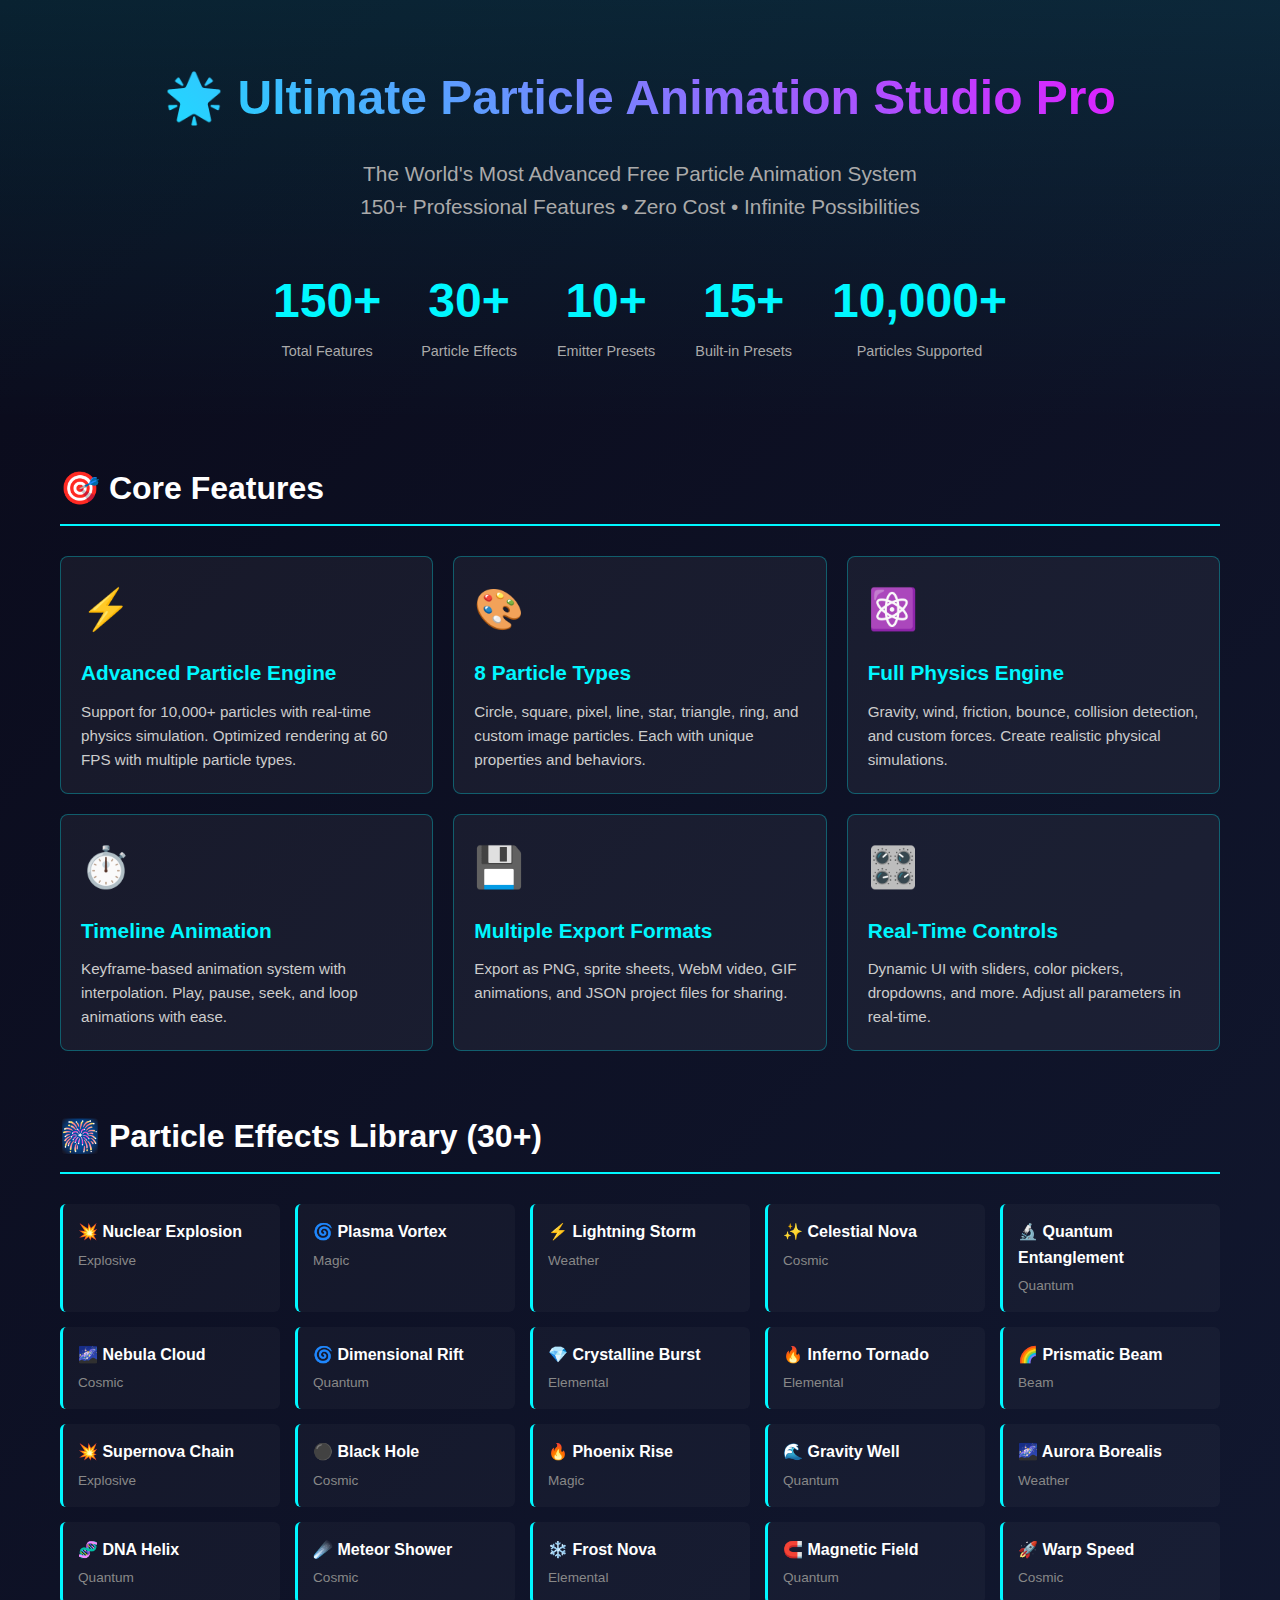
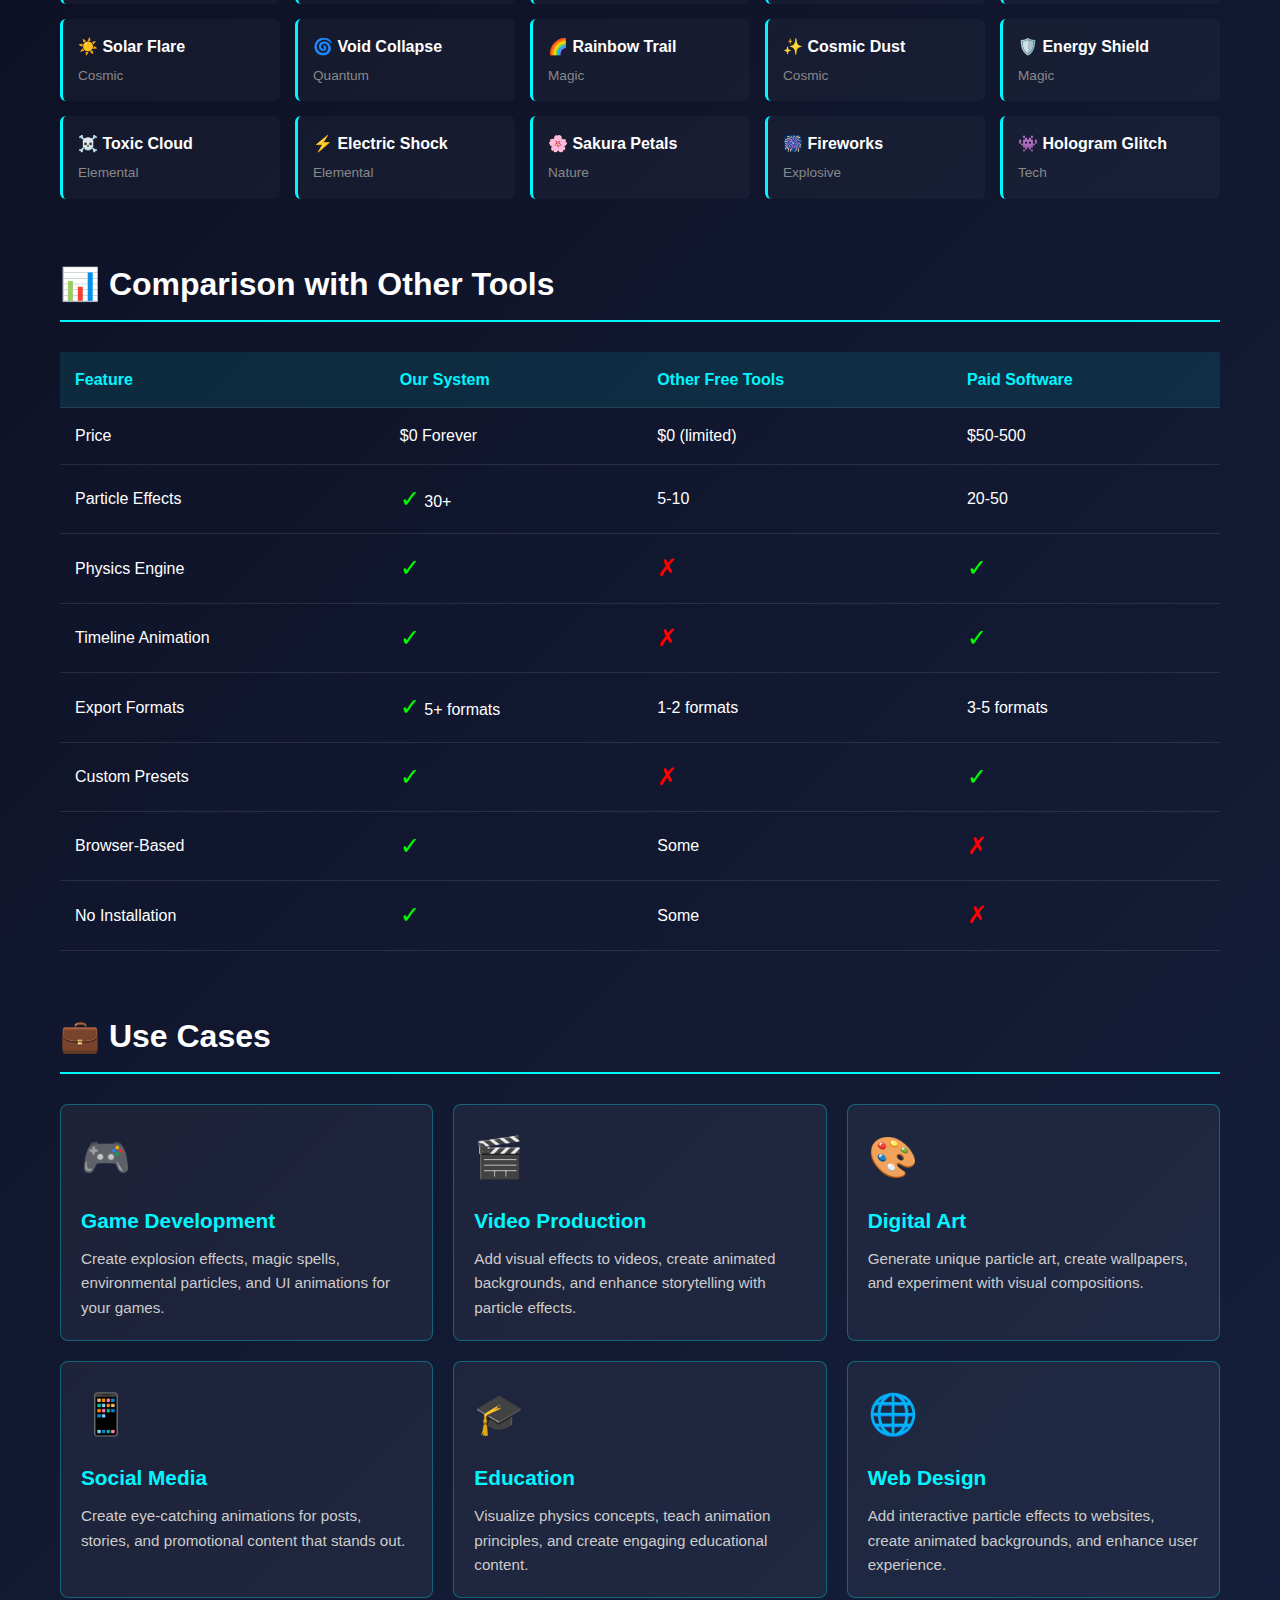
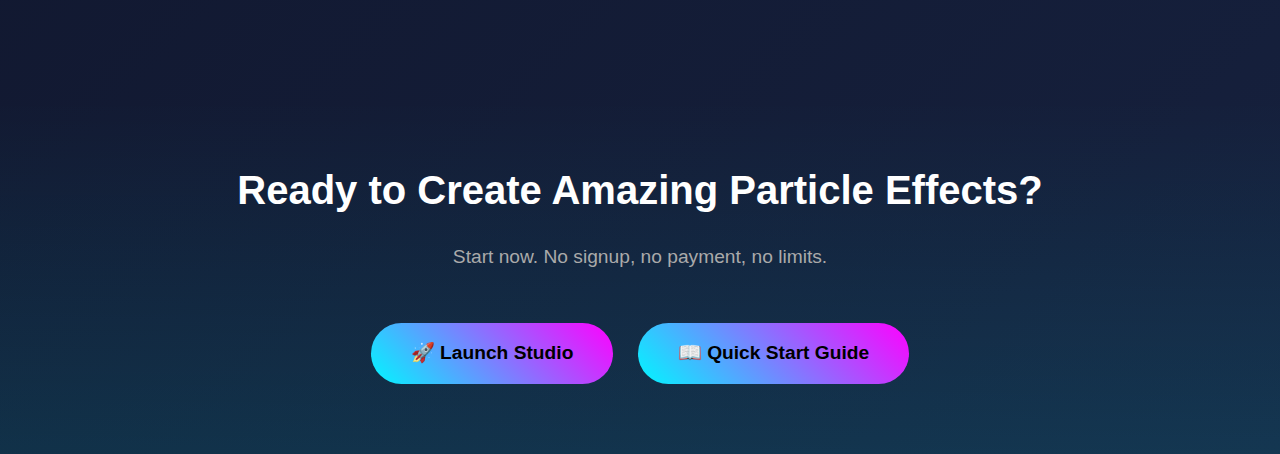
<file: FEATURES.html>
<!DOCTYPE html>
<html lang="en">
<head>
    <meta charset="UTF-8">
    <meta name="viewport" content="width=device-width, initial-scale=1.0">
    <title>Features Showcase - Ultimate Particle Animation Studio</title>
    <style>
        * {
            margin: 0;
            padding: 0;
            box-sizing: border-box;
        }

        body {
            font-family: 'Segoe UI', Arial, sans-serif;
            background: linear-gradient(135deg, #0a0a1a 0%, #16213e 100%);
            color: #ffffff;
            line-height: 1.6;
        }

        .hero {
            text-align: center;
            padding: 60px 20px;
            background: linear-gradient(180deg, rgba(0,247,255,0.1) 0%, transparent 100%);
        }

        .hero h1 {
            font-size: 3em;
            margin-bottom: 20px;
            background: linear-gradient(45deg, #00f7ff, #ff00ff);
            -webkit-background-clip: text;
            -webkit-text-fill-color: transparent;
            background-clip: text;
        }

        .hero p {
            font-size: 1.3em;
            color: #aaaaaa;
            max-width: 800px;
            margin: 0 auto;
        }

        .stats {
            display: flex;
            justify-content: center;
            gap: 40px;
            margin-top: 40px;
            flex-wrap: wrap;
        }

        .stat {
            text-align: center;
        }

        .stat-number {
            font-size: 3em;
            font-weight: bold;
            color: #00f7ff;
        }

        .stat-label {
            color: #aaaaaa;
            font-size: 0.9em;
        }

        .container {
            max-width: 1200px;
            margin: 0 auto;
            padding: 40px 20px;
        }

        .section {
            margin-bottom: 60px;
        }

        .section-title {
            font-size: 2em;
            margin-bottom: 30px;
            padding-bottom: 10px;
            border-bottom: 2px solid #00f7ff;
        }

        .feature-grid {
            display: grid;
            grid-template-columns: repeat(auto-fit, minmax(300px, 1fr));
            gap: 20px;
        }

        .feature-card {
            background: rgba(255, 255, 255, 0.05);
            border: 1px solid rgba(0, 247, 255, 0.3);
            border-radius: 8px;
            padding: 20px;
            transition: all 0.3s ease;
        }

        .feature-card:hover {
            transform: translateY(-5px);
            box-shadow: 0 10px 30px rgba(0, 247, 255, 0.2);
            border-color: #00f7ff;
        }

        .feature-icon {
            font-size: 2.5em;
            margin-bottom: 15px;
        }

        .feature-title {
            font-size: 1.3em;
            margin-bottom: 10px;
            color: #00f7ff;
        }

        .feature-description {
            color: #cccccc;
            font-size: 0.95em;
        }

        .effect-list {
            display: grid;
            grid-template-columns: repeat(auto-fill, minmax(200px, 1fr));
            gap: 15px;
        }

        .effect-item {
            background: rgba(255, 255, 255, 0.03);
            padding: 15px;
            border-radius: 6px;
            border-left: 3px solid #00f7ff;
            transition: all 0.2s ease;
        }

        .effect-item:hover {
            background: rgba(0, 247, 255, 0.1);
            transform: translateX(5px);
        }

        .effect-name {
            font-weight: bold;
            margin-bottom: 5px;
        }

        .effect-category {
            font-size: 0.85em;
            color: #888888;
        }

        .cta-section {
            text-align: center;
            padding: 60px 20px;
            background: linear-gradient(180deg, transparent 0%, rgba(0,247,255,0.1) 100%);
        }

        .cta-button {
            display: inline-block;
            padding: 15px 40px;
            font-size: 1.2em;
            background: linear-gradient(45deg, #00f7ff, #ff00ff);
            color: #000000;
            text-decoration: none;
            border-radius: 50px;
            font-weight: bold;
            transition: all 0.3s ease;
            margin: 10px;
        }

        .cta-button:hover {
            transform: scale(1.05);
            box-shadow: 0 10px 30px rgba(0, 247, 255, 0.5);
        }

        .comparison-table {
            width: 100%;
            border-collapse: collapse;
            margin: 20px 0;
        }

        .comparison-table th,
        .comparison-table td {
            padding: 15px;
            text-align: left;
            border-bottom: 1px solid rgba(255, 255, 255, 0.1);
        }

        .comparison-table th {
            background: rgba(0, 247, 255, 0.1);
            color: #00f7ff;
        }

        .comparison-table .check {
            color: #00ff00;
            font-size: 1.5em;
        }

        .comparison-table .cross {
            color: #ff0000;
            font-size: 1.5em;
        }

        @media (max-width: 768px) {
            .hero h1 {
                font-size: 2em;
            }

            .stats {
                gap: 20px;
            }

            .stat-number {
                font-size: 2em;
            }

            .feature-grid {
                grid-template-columns: 1fr;
            }
        }
    </style>
</head>
<body>
    <div class="hero">
        <h1>🌟 Ultimate Particle Animation Studio Pro</h1>
        <p>The World's Most Advanced Free Particle Animation System<br>
        150+ Professional Features • Zero Cost • Infinite Possibilities</p>
        
        <div class="stats">
            <div class="stat">
                <div class="stat-number">150+</div>
                <div class="stat-label">Total Features</div>
            </div>
            <div class="stat">
                <div class="stat-number">30+</div>
                <div class="stat-label">Particle Effects</div>
            </div>
            <div class="stat">
                <div class="stat-number">10+</div>
                <div class="stat-label">Emitter Presets</div>
            </div>
            <div class="stat">
                <div class="stat-number">15+</div>
                <div class="stat-label">Built-in Presets</div>
            </div>
            <div class="stat">
                <div class="stat-number">10,000+</div>
                <div class="stat-label">Particles Supported</div>
            </div>
        </div>
    </div>

    <div class="container">
        <!-- Core Features -->
        <div class="section">
            <h2 class="section-title">🎯 Core Features</h2>
            <div class="feature-grid">
                <div class="feature-card">
                    <div class="feature-icon">⚡</div>
                    <h3 class="feature-title">Advanced Particle Engine</h3>
                    <p class="feature-description">
                        Support for 10,000+ particles with real-time physics simulation.
                        Optimized rendering at 60 FPS with multiple particle types.
                    </p>
                </div>

                <div class="feature-card">
                    <div class="feature-icon">🎨</div>
                    <h3 class="feature-title">8 Particle Types</h3>
                    <p class="feature-description">
                        Circle, square, pixel, line, star, triangle, ring, and custom image particles.
                        Each with unique properties and behaviors.
                    </p>
                </div>

                <div class="feature-card">
                    <div class="feature-icon">⚛️</div>
                    <h3 class="feature-title">Full Physics Engine</h3>
                    <p class="feature-description">
                        Gravity, wind, friction, bounce, collision detection, and custom forces.
                        Create realistic physical simulations.
                    </p>
                </div>

                <div class="feature-card">
                    <div class="feature-icon">⏱️</div>
                    <h3 class="feature-title">Timeline Animation</h3>
                    <p class="feature-description">
                        Keyframe-based animation system with interpolation.
                        Play, pause, seek, and loop animations with ease.
                    </p>
                </div>

                <div class="feature-card">
                    <div class="feature-icon">💾</div>
                    <h3 class="feature-title">Multiple Export Formats</h3>
                    <p class="feature-description">
                        Export as PNG, sprite sheets, WebM video, GIF animations,
                        and JSON project files for sharing.
                    </p>
                </div>

                <div class="feature-card">
                    <div class="feature-icon">🎛️</div>
                    <h3 class="feature-title">Real-Time Controls</h3>
                    <p class="feature-description">
                        Dynamic UI with sliders, color pickers, dropdowns, and more.
                        Adjust all parameters in real-time.
                    </p>
                </div>
            </div>
        </div>

        <!-- Particle Effects Library -->
        <div class="section">
            <h2 class="section-title">🎆 Particle Effects Library (30+)</h2>
            <div class="effect-list">
                <div class="effect-item">
                    <div class="effect-name">💥 Nuclear Explosion</div>
                    <div class="effect-category">Explosive</div>
                </div>
                <div class="effect-item">
                    <div class="effect-name">🌀 Plasma Vortex</div>
                    <div class="effect-category">Magic</div>
                </div>
                <div class="effect-item">
                    <div class="effect-name">⚡ Lightning Storm</div>
                    <div class="effect-category">Weather</div>
                </div>
                <div class="effect-item">
                    <div class="effect-name">✨ Celestial Nova</div>
                    <div class="effect-category">Cosmic</div>
                </div>
                <div class="effect-item">
                    <div class="effect-name">🔬 Quantum Entanglement</div>
                    <div class="effect-category">Quantum</div>
                </div>
                <div class="effect-item">
                    <div class="effect-name">🌌 Nebula Cloud</div>
                    <div class="effect-category">Cosmic</div>
                </div>
                <div class="effect-item">
                    <div class="effect-name">🌀 Dimensional Rift</div>
                    <div class="effect-category">Quantum</div>
                </div>
                <div class="effect-item">
                    <div class="effect-name">💎 Crystalline Burst</div>
                    <div class="effect-category">Elemental</div>
                </div>
                <div class="effect-item">
                    <div class="effect-name">🔥 Inferno Tornado</div>
                    <div class="effect-category">Elemental</div>
                </div>
                <div class="effect-item">
                    <div class="effect-name">🌈 Prismatic Beam</div>
                    <div class="effect-category">Beam</div>
                </div>
                <div class="effect-item">
                    <div class="effect-name">💥 Supernova Chain</div>
                    <div class="effect-category">Explosive</div>
                </div>
                <div class="effect-item">
                    <div class="effect-name">⚫ Black Hole</div>
                    <div class="effect-category">Cosmic</div>
                </div>
                <div class="effect-item">
                    <div class="effect-name">🔥 Phoenix Rise</div>
                    <div class="effect-category">Magic</div>
                </div>
                <div class="effect-item">
                    <div class="effect-name">🌊 Gravity Well</div>
                    <div class="effect-category">Quantum</div>
                </div>
                <div class="effect-item">
                    <div class="effect-name">🌌 Aurora Borealis</div>
                    <div class="effect-category">Weather</div>
                </div>
                <div class="effect-item">
                    <div class="effect-name">🧬 DNA Helix</div>
                    <div class="effect-category">Quantum</div>
                </div>
                <div class="effect-item">
                    <div class="effect-name">☄️ Meteor Shower</div>
                    <div class="effect-category">Cosmic</div>
                </div>
                <div class="effect-item">
                    <div class="effect-name">❄️ Frost Nova</div>
                    <div class="effect-category">Elemental</div>
                </div>
                <div class="effect-item">
                    <div class="effect-name">🧲 Magnetic Field</div>
                    <div class="effect-category">Quantum</div>
                </div>
                <div class="effect-item">
                    <div class="effect-name">🚀 Warp Speed</div>
                    <div class="effect-category">Cosmic</div>
                </div>
                <div class="effect-item">
                    <div class="effect-name">☀️ Solar Flare</div>
                    <div class="effect-category">Cosmic</div>
                </div>
                <div class="effect-item">
                    <div class="effect-name">🌀 Void Collapse</div>
                    <div class="effect-category">Quantum</div>
                </div>
                <div class="effect-item">
                    <div class="effect-name">🌈 Rainbow Trail</div>
                    <div class="effect-category">Magic</div>
                </div>
                <div class="effect-item">
                    <div class="effect-name">✨ Cosmic Dust</div>
                    <div class="effect-category">Cosmic</div>
                </div>
                <div class="effect-item">
                    <div class="effect-name">🛡️ Energy Shield</div>
                    <div class="effect-category">Magic</div>
                </div>
                <div class="effect-item">
                    <div class="effect-name">☠️ Toxic Cloud</div>
                    <div class="effect-category">Elemental</div>
                </div>
                <div class="effect-item">
                    <div class="effect-name">⚡ Electric Shock</div>
                    <div class="effect-category">Elemental</div>
                </div>
                <div class="effect-item">
                    <div class="effect-name">🌸 Sakura Petals</div>
                    <div class="effect-category">Nature</div>
                </div>
                <div class="effect-item">
                    <div class="effect-name">🎆 Fireworks</div>
                    <div class="effect-category">Explosive</div>
                </div>
                <div class="effect-item">
                    <div class="effect-name">👾 Hologram Glitch</div>
                    <div class="effect-category">Tech</div>
                </div>
            </div>
        </div>

        <!-- Comparison Table -->
        <div class="section">
            <h2 class="section-title">📊 Comparison with Other Tools</h2>
            <table class="comparison-table">
                <thead>
                    <tr>
                        <th>Feature</th>
                        <th>Our System</th>
                        <th>Other Free Tools</th>
                        <th>Paid Software</th>
                    </tr>
                </thead>
                <tbody>
                    <tr>
                        <td>Price</td>
                        <td>$0 Forever</td>
                        <td>$0 (limited)</td>
                        <td>$50-500</td>
                    </tr>
                    <tr>
                        <td>Particle Effects</td>
                        <td><span class="check">✓</span> 30+</td>
                        <td>5-10</td>
                        <td>20-50</td>
                    </tr>
                    <tr>
                        <td>Physics Engine</td>
                        <td><span class="check">✓</span></td>
                        <td><span class="cross">✗</span></td>
                        <td><span class="check">✓</span></td>
                    </tr>
                    <tr>
                        <td>Timeline Animation</td>
                        <td><span class="check">✓</span></td>
                        <td><span class="cross">✗</span></td>
                        <td><span class="check">✓</span></td>
                    </tr>
                    <tr>
                        <td>Export Formats</td>
                        <td><span class="check">✓</span> 5+ formats</td>
                        <td>1-2 formats</td>
                        <td>3-5 formats</td>
                    </tr>
                    <tr>
                        <td>Custom Presets</td>
                        <td><span class="check">✓</span></td>
                        <td><span class="cross">✗</span></td>
                        <td><span class="check">✓</span></td>
                    </tr>
                    <tr>
                        <td>Browser-Based</td>
                        <td><span class="check">✓</span></td>
                        <td>Some</td>
                        <td><span class="cross">✗</span></td>
                    </tr>
                    <tr>
                        <td>No Installation</td>
                        <td><span class="check">✓</span></td>
                        <td>Some</td>
                        <td><span class="cross">✗</span></td>
                    </tr>
                </tbody>
            </table>
        </div>

        <!-- Use Cases -->
        <div class="section">
            <h2 class="section-title">💼 Use Cases</h2>
            <div class="feature-grid">
                <div class="feature-card">
                    <div class="feature-icon">🎮</div>
                    <h3 class="feature-title">Game Development</h3>
                    <p class="feature-description">
                        Create explosion effects, magic spells, environmental particles,
                        and UI animations for your games.
                    </p>
                </div>

                <div class="feature-card">
                    <div class="feature-icon">🎬</div>
                    <h3 class="feature-title">Video Production</h3>
                    <p class="feature-description">
                        Add visual effects to videos, create animated backgrounds,
                        and enhance storytelling with particle effects.
                    </p>
                </div>

                <div class="feature-card">
                    <div class="feature-icon">🎨</div>
                    <h3 class="feature-title">Digital Art</h3>
                    <p class="feature-description">
                        Generate unique particle art, create wallpapers,
                        and experiment with visual compositions.
                    </p>
                </div>

                <div class="feature-card">
                    <div class="feature-icon">📱</div>
                    <h3 class="feature-title">Social Media</h3>
                    <p class="feature-description">
                        Create eye-catching animations for posts, stories,
                        and promotional content that stands out.
                    </p>
                </div>

                <div class="feature-card">
                    <div class="feature-icon">🎓</div>
                    <h3 class="feature-title">Education</h3>
                    <p class="feature-description">
                        Visualize physics concepts, teach animation principles,
                        and create engaging educational content.
                    </p>
                </div>

                <div class="feature-card">
                    <div class="feature-icon">🌐</div>
                    <h3 class="feature-title">Web Design</h3>
                    <p class="feature-description">
                        Add interactive particle effects to websites,
                        create animated backgrounds, and enhance user experience.
                    </p>
                </div>
            </div>
        </div>
    </div>

    <!-- CTA Section -->
    <div class="cta-section">
        <h2 style="font-size: 2.5em; margin-bottom: 20px;">Ready to Create Amazing Particle Effects?</h2>
        <p style="font-size: 1.2em; color: #aaaaaa; margin-bottom: 40px;">
            Start now. No signup, no payment, no limits.
        </p>
        <a href="index.html" class="cta-button">🚀 Launch Studio</a>
        <a href="QUICKSTART.md" class="cta-button">📖 Quick Start Guide</a>
    </div>
</body>
</html>
</file>
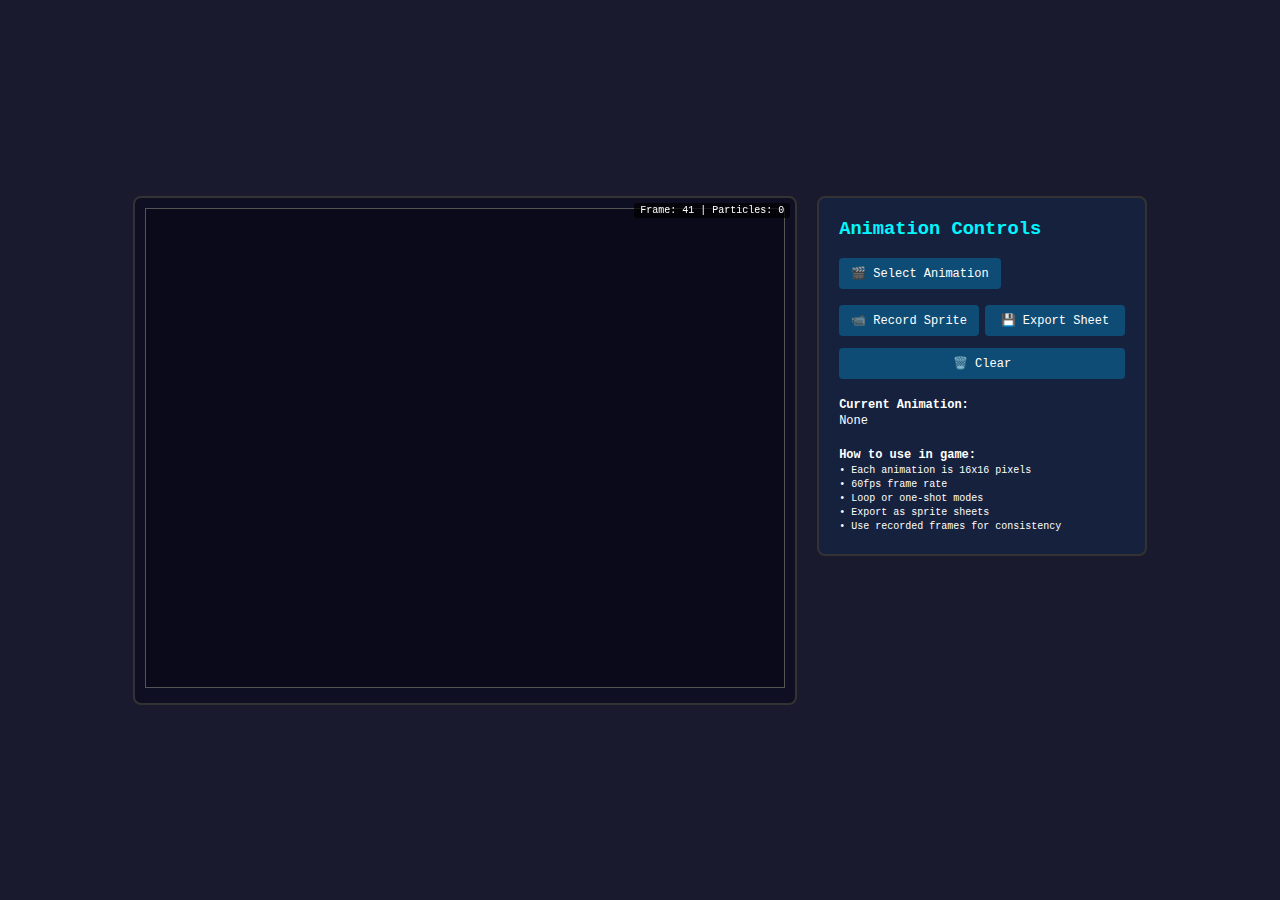
<file: index-original-backup.html>
<!DOCTYPE html>
<html lang="en">
<head>
    <meta charset="UTF-8">
    <meta name="viewport" content="width=device-width, initial-scale=1.0">
    <title>Pixel Game Sprite Animation System</title>
    <script src="https://static.devv.ai/devv-app.js" type="module"></script>
    <style>
        * {
            margin: 0;
            padding: 0;
            box-sizing: border-box;
        }
        
        body {
            display: flex;
            justify-content: center;
            align-items: center;
            min-height: 100vh;
            background: #1a1a2e;
            font-family: 'Courier New', monospace;
            color: white;
        }
        
        .game-container {
            display: flex;
            flex-wrap: wrap;
            gap: 20px;
            align-items: flex-start;
            max-width: 1200px;
            justify-content: center;
        }
        
        .canvas-container {
            position: relative;
            background: #0f0f23;
            border: 2px solid #333;
            border-radius: 8px;
            padding: 10px;
        }
        
        canvas {
            image-rendering: pixelated;
            image-rendering: -moz-crisp-edges;
            image-rendering: crisp-edges;
            border: 1px solid #555;
        }
        
        .controls {
            background: #16213e;
            padding: 20px;
            border-radius: 8px;
            border: 2px solid #333;
            min-width: 200px;
            max-width: 400px;
        }
        
        .controls h3 {
            margin-bottom: 15px;
            color: #00f7ff;
        }
        
        .button-grid {
            display: flex;
            flex-direction: column;
            gap: 10px;
        }
        
        button {
            background: #0f4c75;
            color: white;
            border: none;
            padding: 8px 12px;
            margin: 3px 0;
            border-radius: 4px;
            cursor: pointer;
            font-family: inherit;
            transition: background 0.2s;
            font-size: 12px;
            display: flex;
            align-items: center;
            justify-content: center;
        }
        
        button:hover {
            background: #3282b8;
        }
        
        .dropdown {
            position: relative;
            width: 100%;
        }
        
        .dropdown-menu {
            display: none;
            position: absolute;
            top: 100%;
            left: 0;
            right: 0;
            background: #0f1729;
            border: 1px solid #333;
            border-radius: 4px;
            max-height: 300px;
            overflow-y: auto;
            z-index: 10;
            margin-top: 5px;
            box-shadow: 0 4px 8px rgba(0, 0, 0, 0.3);
        }
        
        .dropdown-menu.show {
            display: grid;
            grid-template-columns: repeat(2, 1fr);
            gap: 4px;
            padding: 8px;
        }
        
        .dropdown-item {
            padding: 6px 10px;
            cursor: pointer;
            border-radius: 3px;
            font-size: 12px;
        }
        
        .dropdown-item:hover {
            background: #0f4c75;
        }
        
        .utility-buttons {
            display: grid;
            grid-template-columns: repeat(2, 1fr);
            gap: 6px;
        }
        
        .full-width {
            grid-column: span 2;
        }
        
        .sprite-info {
            margin-top: 15px;
            font-size: 12px;
            line-height: 1.4;
        }
        
        .frame-counter {
            position: absolute;
            top: 5px;
            right: 5px;
            background: rgba(0, 0, 0, 0.7);
            padding: 2px 6px;
            border-radius: 3px;
            font-size: 10px;
        }
    </style>
</head>
<body>
    <div class="game-container">
        <div class="canvas-container">
            <canvas id="gameCanvas"></canvas>
            <div class="frame-counter" id="frameCounter">Frame: 0/0</div>
        </div>
        
        <div class="controls">
            <h3>Animation Controls</h3>
            <div class="button-grid">
                <!-- Animation selector dropdown -->
                <div class="dropdown">
                    <button id="currentEffectBtn" onclick="toggleDropdown()">🎬 Select Animation</button>
                    <div id="animationsDropdown" class="dropdown-menu">
                        <!-- Original effects -->
                        <div class="dropdown-item" onclick="selectAnimation('explosion', '💥 Explosion')">💥 Explosion</div>
                        <div class="dropdown-item" onclick="selectAnimation('powerup', '⚡ Power Up')">⚡ Power Up</div>
                        <div class="dropdown-item" onclick="selectAnimation('teleport', '🌀 Teleport')">🌀 Teleport</div>
                        <div class="dropdown-item" onclick="selectAnimation('heal', '💚 Heal')">💚 Heal</div>
                        
                        <!-- New effects - 20 additional -->
                        <div class="dropdown-item" onclick="selectAnimation('fire', '🔥 Fire')">🔥 Fire</div>
                        <div class="dropdown-item" onclick="selectAnimation('smoke', '💨 Smoke')">💨 Smoke</div>
                        <div class="dropdown-item" onclick="selectAnimation('spiral', '🌪️ Spiral')">🌪️ Spiral</div>
                        <div class="dropdown-item" onclick="selectAnimation('circle', '⭕ Circle')">⭕ Circle</div>
                        <div class="dropdown-item" onclick="selectAnimation('square', '⬜ Square')">⬜ Square</div>
                        <div class="dropdown-item" onclick="selectAnimation('triangle', '🔺 Triangle')">🔺 Triangle</div>
                        <div class="dropdown-item" onclick="selectAnimation('lightning', '⚡ Lightning')">⚡ Lightning</div>
                        <div class="dropdown-item" onclick="selectAnimation('rain', '🌧️ Rain')">🌧️ Rain</div>
                        <div class="dropdown-item" onclick="selectAnimation('snow', '❄️ Snow')">❄️ Snow</div>
                        <div class="dropdown-item" onclick="selectAnimation('confetti', '🎉 Confetti')">🎉 Confetti</div>
                        <div class="dropdown-item" onclick="selectAnimation('portal', '🌌 Portal')">🌌 Portal</div>
                        <div class="dropdown-item" onclick="selectAnimation('bubbles', '🫧 Bubbles')">🫧 Bubbles</div>
                        <div class="dropdown-item" onclick="selectAnimation('pulse', '💓 Pulse')">💓 Pulse</div>
                        <div class="dropdown-item" onclick="selectAnimation('vortex', '🌀 Vortex')">🌀 Vortex</div>
                        <div class="dropdown-item" onclick="selectAnimation('stars', '✨ Stars')">✨ Stars</div>
                        <div class="dropdown-item" onclick="selectAnimation('glitch', '👾 Glitch')">👾 Glitch</div>
                        <div class="dropdown-item" onclick="selectAnimation('shockwave', '💫 Shockwave')">💫 Shockwave</div>
                        <div class="dropdown-item" onclick="selectAnimation('matrix', '🧮 Matrix')">🧮 Matrix</div>
                        <div class="dropdown-item" onclick="selectAnimation('laser', '🔆 Laser')">🔆 Laser</div>
                        <div class="dropdown-item" onclick="selectAnimation('pixelDust', '🔹 Pixel Dust')">🔹 Pixel Dust</div>
                    </div>
                </div>
                
                <!-- Utility buttons -->
                <div class="utility-buttons">
                    <button onclick="toggleRecording()">📹 Record Sprite</button>
                    <button onclick="exportSpriteSheet()">💾 Export Sheet</button>
                    <button onclick="clearCanvas()" class="full-width">🗑️ Clear</button>
                </div>
            </div>
            
            <div class="sprite-info">
                <strong>Current Animation:</strong>
                <div id="animInfo">None</div>
                <br>
                <strong>How to use in game:</strong>
                <div style="font-size: 10px;">
                • Each animation is 16x16 pixels<br>
                • 60fps frame rate<br>
                • Loop or one-shot modes<br>
                • Export as sprite sheets<br>
                • Use recorded frames for consistency
                </div>
            </div>
        </div>
    </div>

    <script>
        const canvas = document.getElementById('gameCanvas');
        const ctx = canvas.getContext('2d');
        const width = 320;
        const height = 240;
        
        canvas.width = width;
        canvas.height = height;
        canvas.style.width = width * 2 + 'px';
        canvas.style.height = height * 2 + 'px';
        
        // Sprite animation system
        class SpriteAnimation {
            constructor(name, frames, loop = false) {
                this.name = name;
                this.frames = frames;
                this.loop = loop;
                this.currentFrame = 0;
                this.isPlaying = false;
                this.frameDelay = 2; // frames to wait between animation frames
                this.delayCounter = 0;
            }
            
            update() {
                if (!this.isPlaying) return false;
                
                this.delayCounter++;
                if (this.delayCounter >= this.frameDelay) {
                    this.delayCounter = 0;
                    this.currentFrame++;
                    
                    if (this.currentFrame >= this.frames.length) {
                        if (this.loop) {
                            this.currentFrame = 0;
                        } else {
                            this.isPlaying = false;
                            return false;
                        }
                    }
                }
                return true;
            }
            
            getCurrentFrame() {
                return this.frames[this.currentFrame] || null;
            }
            
            play() {
                this.isPlaying = true;
                this.currentFrame = 0;
                this.delayCounter = 0;
            }
            
            stop() {
                this.isPlaying = false;
            }
        }
        
        // Particle system for generating sprite frames
        class ParticleSystem {
            constructor() {
                this.particles = [];
                this.recording = false;
                this.recordedFrames = [];
            }
            
            // Original effects
            createExplosion(x, y) {
                this.particles = [];
                const colors = ['#FF4500', '#FF0000', '#FFA500', '#FFFF00', '#FFFFFF'];
                
                for (let i = 0; i < 40; i++) {
                    const angle = Math.random() * Math.PI * 2;
                    const speed = 0.3 + Math.random() * 1.5;
                    
                    this.particles.push({
                        x: x,
                        y: y,
                        vx: Math.cos(angle) * speed,
                        vy: Math.sin(angle) * speed,
                        life: 20 + Math.random() * 20,
                        maxLife: 40,
                        color: colors[Math.floor(Math.random() * colors.length)],
                        size: 1 + Math.random() * 2
                    });
                }
            }
            
            createPowerUp(x, y) {
                this.particles = [];
                const colors = ['#00f7ff', '#ffffff', '#7CFC00'];
                
                for (let i = 0; i < 25; i++) {
                    const angle = (Math.PI * 2 / 25) * i;
                    const speed = 0.5 + Math.random() * 0.5;
                    
                    this.particles.push({
                        x: x,
                        y: y,
                        vx: Math.cos(angle) * speed,
                        vy: Math.sin(angle) * speed - 0.2,
                        life: 30 + Math.random() * 15,
                        maxLife: 45,
                        color: colors[Math.floor(Math.random() * colors.length)],
                        size: 1 + Math.random()
                    });
                }
            }
            
            createTeleport(x, y) {
                this.particles = [];
                const colors = ['#9932CC', '#8A2BE2', '#4B0082', '#FFFFFF'];
                
                for (let i = 0; i < 30; i++) {
                    const angle = Math.random() * Math.PI * 2;
                    const radius = Math.random() * 8;
                    
                    this.particles.push({
                        x: x + Math.cos(angle) * radius,
                        y: y + Math.sin(angle) * radius,
                        vx: Math.cos(angle) * -0.3,
                        vy: Math.sin(angle) * -0.3,
                        life: 25 + Math.random() * 15,
                        maxLife: 40,
                        color: colors[Math.floor(Math.random() * colors.length)],
                        size: 1 + Math.random()
                    });
                }
            }
            
            createHeal(x, y) {
                this.particles = [];
                const colors = ['#00FF00', '#32CD32', '#ADFF2F', '#FFFFFF'];
                
                for (let i = 0; i < 20; i++) {
                    this.particles.push({
                        x: x + (Math.random() - 0.5) * 8,
                        y: y + 8,
                        vx: (Math.random() - 0.5) * 0.2,
                        vy: -0.5 - Math.random() * 0.5,
                        life: 40 + Math.random() * 20,
                        maxLife: 60,
                        color: colors[Math.floor(Math.random() * colors.length)],
                        size: 1 + Math.random()
                    });
                }
            }
            
            // New effects - 20 additional
            createFire(x, y) {
                this.particles = [];
                const colors = ['#FF4500', '#FF7F50', '#FF8C00', '#FFA500', '#FFFF00'];
                
                for (let i = 0; i < 30; i++) {
                    const angle = Math.PI + (Math.random() - 0.5) * 1;
                    const speed = 0.3 + Math.random() * 0.7;
                    
                    this.particles.push({
                        x: x + (Math.random() - 0.5) * 8,
                        y: y,
                        vx: Math.cos(angle) * speed * (0.5 + Math.random() * 0.5),
                        vy: Math.sin(angle) * speed - 0.5 - Math.random() * 0.5,
                        life: 20 + Math.random() * 25,
                        maxLife: 45,
                        color: colors[Math.floor(Math.random() * colors.length)],
                        size: 1 + Math.random() * 2,
                        gravity: -0.01
                    });
                }
            }
            
            createSmoke(x, y) {
                this.particles = [];
                const colors = ['#222222', '#444444', '#666666', '#888888', '#AAAAAA'];
                
                for (let i = 0; i < 25; i++) {
                    this.particles.push({
                        x: x + (Math.random() - 0.5) * 6,
                        y: y + (Math.random() - 0.5) * 6,
                        vx: (Math.random() - 0.5) * 0.2,
                        vy: -0.2 - Math.random() * 0.3,
                        life: 40 + Math.random() * 20,
                        maxLife: 60,
                        color: colors[Math.floor(Math.random() * colors.length)],
                        size: 1 + Math.random() * 2,
                        alpha: 0.6 + Math.random() * 0.4
                    });
                }
            }
            
            createSpiral(x, y) {
                this.particles = [];
                const colors = ['#FF00FF', '#9400D3', '#4B0082', '#0000FF', '#FFFFFF'];
                const particleCount = 80;
                
                for (let i = 0; i < particleCount; i++) {
                    const angle = (i / particleCount) * Math.PI * 10;
                    const radius = i / 20;
                    
                    this.particles.push({
                        x: x,
                        y: y,
                        vx: 0,
                        vy: 0,
                        angle: angle,
                        radius: radius,
                        radiusGrowth: 0.05,
                        rotationSpeed: 0.1,
                        life: 40 + Math.random() * 15,
                        maxLife: 55,
                        color: colors[Math.floor(Math.random() * colors.length)],
                        size: 1
                    });
                }
            }
            
            createCircle(x, y) {
                this.particles = [];
                const colors = ['#00BFFF', '#1E90FF', '#4169E1', '#0000FF', '#FFFFFF'];
                const count = 40;
                
                for (let i = 0; i < count; i++) {
                    const angle = (i / count) * Math.PI * 2;
                    const radius = 8;
                    
                    this.particles.push({
                        x: x + Math.cos(angle) * radius,
                        y: y + Math.sin(angle) * radius,
                        vx: Math.cos(angle) * 0.2,
                        vy: Math.sin(angle) * 0.2,
                        life: 30 + Math.random() * 20,
                        maxLife: 50,
                        color: colors[Math.floor(Math.random() * colors.length)],
                        size: 1 + Math.random()
                    });
                }
            }
            
            createSquare(x, y) {
                this.particles = [];
                const colors = ['#FF7F00', '#FF6347', '#FF4500', '#FF8C00', '#FFFFFF'];
                const size = 8;
                
                // Create square outline
                for (let i = -size; i <= size; i++) {
                    // Top and bottom edges
                    this.createSquareParticle(x + i, y - size, colors);
                    this.createSquareParticle(x + i, y + size, colors);
                    
                    // Left and right edges
                    if (i > -size && i < size) {
                        this.createSquareParticle(x - size, y + i, colors);
                        this.createSquareParticle(x + size, y + i, colors);
                    }
                }
            }
            
            createSquareParticle(x, y, colors) {
                const angle = Math.atan2(y - height/2, x - width/2);
                const speed = 0.3 + Math.random() * 0.3;
                
                this.particles.push({
                    x: x,
                    y: y,
                    vx: Math.cos(angle) * speed,
                    vy: Math.sin(angle) * speed,
                    life: 30 + Math.random() * 20,
                    maxLife: 50,
                    color: colors[Math.floor(Math.random() * colors.length)],
                    size: 1,
                    isSquare: true
                });
            }
            
            createTriangle(x, y) {
                this.particles = [];
                const colors = ['#ADFF2F', '#7FFF00', '#00FF00', '#32CD32', '#FFFFFF'];
                const size = 12;
                const sides = 3;
                
                for (let i = 0; i < sides; i++) {
                    const angle1 = (i / sides) * Math.PI * 2;
                    const angle2 = ((i + 1) / sides) * Math.PI * 2;
                    
                    const x1 = x + Math.cos(angle1) * size;
                    const y1 = y + Math.sin(angle1) * size;
                    const x2 = x + Math.cos(angle2) * size;
                    const y2 = y + Math.sin(angle2) * size;
                    
                    // Draw line between the points
                    const steps = 10;
                    for (let j = 0; j < steps; j++) {
                        const xPos = x1 + (x2 - x1) * (j / steps);
                        const yPos = y1 + (y2 - y1) * (j / steps);
                        
                        const angle = Math.atan2(yPos - y, xPos - x);
                        const speed = 0.2 + Math.random() * 0.3;
                        
                        this.particles.push({
                            x: xPos,
                            y: yPos,
                            vx: Math.cos(angle) * speed,
                            vy: Math.sin(angle) * speed,
                            life: 30 + Math.random() * 20,
                            maxLife: 50,
                            color: colors[Math.floor(Math.random() * colors.length)],
                            size: 1
                        });
                    }
                }
            }
            
            createLightning(x, y) {
                this.particles = [];
                const colors = ['#00FFFF', '#87CEFA', '#1E90FF', '#FFFFFF', '#F0FFFF'];
                
                // Create several lightning bolts
                for (let bolt = 0; bolt < 3; bolt++) {
                    let currentX = x;
                    let currentY = y;
                    const endY = y + 30 + Math.random() * 10;
                    const segments = 10;
                    const segmentLength = (endY - y) / segments;
                    
                    for (let i = 0; i < segments; i++) {
                        const nextX = currentX + (Math.random() - 0.5) * 10;
                        const nextY = currentY + segmentLength;
                        
                        // Create particles along the segment
                        const steps = 3;
                        for (let j = 0; j < steps; j++) {
                            const xPos = currentX + (nextX - currentX) * (j / steps);
                            const yPos = currentY + (nextY - currentY) * (j / steps);
                            
                            this.particles.push({
                                x: xPos,
                                y: yPos,
                                vx: (Math.random() - 0.5) * 0.4,
                                vy: (Math.random() - 0.5) * 0.4,
                                life: 10 + Math.random() * 10,
                                maxLife: 20,
                                color: colors[Math.floor(Math.random() * colors.length)],
                                size: 1 + Math.random(),
                                isLightning: true
                            });
                        }
                        
                        currentX = nextX;
                        currentY = nextY;
                    }
                }
            }
            
            createRain(x, y) {
                this.particles = [];
                const colors = ['#A9E2F3', '#81DAF5', '#58D3F7', '#2ECCFA', '#00BFFF'];
                
                for (let i = 0; i < 60; i++) {
                    const posX = width/2 + (Math.random() - 0.5) * 40;
                    const posY = height/2 - 20 - Math.random() * 20;
                    
                    this.particles.push({
                        x: posX,
                        y: posY,
                        vx: (Math.random() - 0.5) * 0.3,
                        vy: 1.5 + Math.random(),
                        life: 30 + Math.random() * 20,
                        maxLife: 50,
                        color: colors[Math.floor(Math.random() * colors.length)],
                        size: 1 + Math.random() * 0.5,
                        isRain: true
                    });
                }
            }
            
            createSnow(x, y) {
                this.particles = [];
                const colors = ['#FFFFFF', '#F0F8FF', '#F5F5F5', '#FFFAFA', '#F0FFFF'];
                
                for (let i = 0; i < 50; i++) {
                    const posX = width/2 + (Math.random() - 0.5) * 40;
                    const posY = height/2 - 20 - Math.random() * 20;
                    
                    this.particles.push({
                        x: posX,
                        y: posY,
                        vx: (Math.random() - 0.5) * 0.5,
                        vy: 0.2 + Math.random() * 0.4,
                        life: 50 + Math.random() * 30,
                        maxLife: 80,
                        color: colors[Math.floor(Math.random() * colors.length)],
                        size: 1 + Math.random(),
                        wiggle: Math.random() * 0.3,
                        wiggleSpeed: 0.1 + Math.random() * 0.1
                    });
                }
            }
            
            createConfetti(x, y) {
                this.particles = [];
                const colors = ['#FF0000', '#00FF00', '#0000FF', '#FFFF00', '#FF00FF', '#00FFFF', '#FFA500', '#800080'];
                
                for (let i = 0; i < 60; i++) {
                    const angle = Math.PI + (Math.random() - 0.5) * 1;
                    const speed = 1 + Math.random() * 2;
                    
                    this.particles.push({
                        x: x,
                        y: y,
                        vx: Math.cos(angle) * speed * (0.5 + Math.random() * 0.5),
                        vy: Math.sin(angle) * speed,
                        life: 30 + Math.random() * 40,
                        maxLife: 70,
                        color: colors[Math.floor(Math.random() * colors.length)],
                        size: 1 + Math.random(),
                        rotation: Math.random() * Math.PI * 2,
                        rotationSpeed: (Math.random() - 0.5) * 0.2,
                        isConfetti: true
                    });
                }
            }
            
            createPortal(x, y) {
                this.particles = [];
                const colors = ['#9370DB', '#8A2BE2', '#9932CC', '#BA55D3', '#FFFFFF'];
                const count = 60;
                
                for (let i = 0; i < count; i++) {
                    const angle = (i / count) * Math.PI * 2;
                    const radius = 2 + Math.random() * 8;
                    
                    this.particles.push({
                        x: x + Math.cos(angle) * radius,
                        y: y + Math.sin(angle) * radius,
                        vx: Math.cos(angle) * 0.2,
                        vy: Math.sin(angle) * 0.2,
                        angle: angle,
                        radius: radius,
                        radiusChange: -0.05 - Math.random() * 0.05,
                        life: 40 + Math.random() * 20,
                        maxLife: 60,
                        color: colors[Math.floor(Math.random() * colors.length)],
                        size: 1 + Math.random()
                    });
                }
            }
            
            createBubbles(x, y) {
                this.particles = [];
                const colors = ['#87CEFA', '#1E90FF', '#00BFFF', '#B0E0E6', '#ADD8E6'];
                
                for (let i = 0; i < 30; i++) {
                    const angle = Math.PI + (Math.random() - 0.5) * 1;
                    const speed = 0.2 + Math.random() * 0.6;
                    
                    this.particles.push({
                        x: x + (Math.random() - 0.5) * 20,
                        y: y + 10 + (Math.random() * 10),
                        vx: (Math.random() - 0.5) * 0.5,
                        vy: -speed,
                        life: 40 + Math.random() * 30,
                        maxLife: 70,
                        color: colors[Math.floor(Math.random() * colors.length)],
                        size: 1 + Math.random() * 2,
                        isBubble: true,
                        wobble: Math.random() * Math.PI * 2,
                        wobbleSpeed: 0.05 + Math.random() * 0.05
                    });
                }
            }
            
            createPulse(x, y) {
                this.particles = [];
                const colors = ['#FF6B6B', '#FF8E8E', '#FFB3B3', '#FFC2C2', '#FFFFFF'];
                const waves = 3;
                
                for (let w = 0; w < waves; w++) {
                    const count = 20;
                    const delay = w * 15;
                    
                    for (let i = 0; i < count; i++) {
                        const angle = (i / count) * Math.PI * 2;
                        
                        this.particles.push({
                            x: x,
                            y: y,
                            vx: 0,
                            vy: 0,
                            angle: angle,
                            radius: 2,
                            radiusGrowth: 0.15,
                            delay: delay,
                            life: 40,
                            maxLife: 40,
                            color: colors[Math.floor(Math.random() * colors.length)],
                            size: 1
                        });
                    }
                }
            }
            
            createVortex(x, y) {
                this.particles = [];
                const colors = ['#A0522D', '#8B4513', '#D2691E', '#CD853F', '#F4A460'];
                const count = 80;
                
                for (let i = 0; i < count; i++) {
                    const angle = Math.random() * Math.PI * 2;
                    const radius = 4 + Math.random() * 12;
                    
                    this.particles.push({
                        x: x + Math.cos(angle) * radius,
                        y: y + Math.sin(angle) * radius,
                        angle: angle,
                        radius: radius,
                        rotationSpeed: 0.05 + Math.random() * 0.05,
                        radiusChange: -0.05 - Math.random() * 0.05,
                        life: 50 + Math.random() * 30,
                        maxLife: 80,
                        color: colors[Math.floor(Math.random() * colors.length)],
                        size: 1 + Math.random()
                    });
                }
            }
            
            createStars(x, y) {
                this.particles = [];
                const colors = ['#FFFF00', '#FFFACD', '#FAFAD2', '#FFEFD5', '#FFFFFF'];
                
                for (let i = 0; i < 30; i++) {
                    const angle = Math.random() * Math.PI * 2;
                    const radius = Math.random() * 20;
                    
                    this.particles.push({
                        x: x + Math.cos(angle) * radius,
                        y: y + Math.sin(angle) * radius,
                        vx: (Math.random() - 0.5) * 0.2,
                        vy: (Math.random() - 0.5) * 0.2,
                        life: 30 + Math.random() * 30,
                        maxLife: 60,
                        color: colors[Math.floor(Math.random() * colors.length)],
                        size: 1 + Math.random(),
                        pulse: Math.random() * Math.PI * 2,
                        pulseSpeed: 0.05 + Math.random() * 0.05,
                        isStar: true
                    });
                }
            }
            
            createGlitch(x, y) {
                this.particles = [];
                const colors = ['#00FF00', '#00FFFF', '#FF00FF', '#FFFF00', '#FFFFFF'];
                
                for (let i = 0; i < 40; i++) {
                    // Create lines with random positions and sizes
                    const lineLength = 2 + Math.floor(Math.random() * 5);
                    const isHorizontal = Math.random() > 0.5;
                    const posX = x + (Math.random() - 0.5) * 16;
                    const posY = y + (Math.random() - 0.5) * 16;
                    
                    for (let j = 0; j < lineLength; j++) {
                        this.particles.push({
                            x: isHorizontal ? posX + j : posX,
                            y: isHorizontal ? posY : posY + j,
                            vx: (Math.random() - 0.5) * 0.8,
                            vy: (Math.random() - 0.5) * 0.8,
                            life: 10 + Math.random() * 20,
                            maxLife: 30,
                            color: colors[Math.floor(Math.random() * colors.length)],
                            size: 1,
                            glitchTimer: Math.random() * 10,
                            isGlitch: true
                        });
                    }
                }
            }
            
            createShockwave(x, y) {
                this.particles = [];
                const colors = ['#FFFFFF', '#F8F8FF', '#F5F5F5', '#DCDCDC', '#D3D3D3'];
                const waves = 3;
                
                for (let w = 0; w < waves; w++) {
                    const count = 30;
                    const delay = w * 8;
                    
                    for (let i = 0; i < count; i++) {
                        const angle = (i / count) * Math.PI * 2;
                        
                        this.particles.push({
                            x: x,
                            y: y,
                            vx: 0,
                            vy: 0,
                            angle: angle,
                            radius: 2,
                            radiusGrowth: 0.4,
                            delay: delay,
                            life: 20 + w * 5,
                            maxLife: 20 + w * 5,
                            color: colors[Math.floor(Math.random() * colors.length)],
                            size: 1,
                            fadeSpeed: 0.05 + Math.random() * 0.03
                        });
                    }
                }
            }
            
            createMatrix(x, y) {
                this.particles = [];
                const colors = ['#00FF00', '#32CD32', '#7CFC00', '#90EE90', '#98FB98'];
                
                for (let i = 0; i < 60; i++) {
                    const posX = width/2 + (Math.random() - 0.5) * 30;
                    const posY = height/2 - 20 - Math.random() * 20;
                    const speedY = 0.5 + Math.random() * 1.5;
                    
                    this.particles.push({
                        x: posX,
                        y: posY,
                        vx: 0,
                        vy: speedY,
                        life: 30 + Math.random() * 30,
                        maxLife: 60,
                        color: colors[Math.floor(Math.random() * colors.length)],
                        size: 1,
                        char: String.fromCharCode(33 + Math.floor(Math.random() * 93)),
                        changeCharTimer: 0,
                        changeCharDelay: 3 + Math.floor(Math.random() * 5),
                        isMatrix: true
                    });
                }
            }
            
            createLaser(x, y) {
                this.particles = [];
                const colors = ['#FF0000', '#FF3333', '#FF6666', '#FF9999', '#FFCCCC'];
                
                // Create the main laser beam
                const angle = Math.PI * 1.5; // Pointing upwards
                const length = 30;
                
                for (let i = 0; i < length; i++) {
                    const posX = x + Math.cos(angle) * i;
                    const posY = y + Math.sin(angle) * i;
                    
                    this.particles.push({
                        x: posX,
                        y: posY,
                        vx: (Math.random() - 0.5) * 0.3,
                        vy: (Math.random() - 0.5) * 0.3,
                        life: 10 + Math.random() * 10,
                        maxLife: 20,
                        color: colors[Math.floor(Math.random() * colors.length)],
                        size: 1 + Math.random(),
                        isLaser: true
                    });
                }
                
                // Create additional particles around beam
                for (let i = 0; i < 20; i++) {
                    const dist = Math.random() * length;
                    const spread = (Math.random() - 0.5) * 3;
                    const posX = x + Math.cos(angle) * dist + Math.cos(angle + Math.PI/2) * spread;
                    const posY = y + Math.sin(angle) * dist + Math.sin(angle + Math.PI/2) * spread;
                    
                    this.particles.push({
                        x: posX,
                        y: posY,
                        vx: (Math.random() - 0.5) * 0.5,
                        vy: (Math.random() - 0.5) * 0.5,
                        life: 5 + Math.random() * 10,
                        maxLife: 15,
                        color: colors[Math.floor(Math.random() * colors.length)],
                        size: 1,
                        isLaser: true
                    });
                }
            }
            
            createPixelDust(x, y) {
                this.particles = [];
                const colors = ['#1E90FF', '#00BFFF', '#87CEEB', '#87CEFA', '#FFFFFF'];
                
                for (let i = 0; i < 50; i++) {
                    const angle = Math.random() * Math.PI * 2;
                    const speed = 0.2 + Math.random() * 0.8;
                    
                    this.particles.push({
                        x: x,
                        y: y,
                        vx: Math.cos(angle) * speed,
                        vy: Math.sin(angle) * speed,
                        life: 20 + Math.random() * 20,
                        maxLife: 40,
                        color: colors[Math.floor(Math.random() * colors.length)],
                        size: 1,
                        rotation: Math.random() * Math.PI * 2,
                        isPixelDust: true
                    });
                }
            }
            
            update() {
                for (let i = this.particles.length - 1; i >= 0; i--) {
                    const p = this.particles[i];
                    
                    // Handle delay for pulsing effects
                    if (p.delay && p.delay > 0) {
                        p.delay--;
                        continue;
                    }
                    
                    // Handle special particle types
                    if (p.radius !== undefined && p.angle !== undefined) {
                        // Spiral/rotating particles
                        if (p.rotationSpeed) {
                            p.angle += p.rotationSpeed;
                        }
                        
                        if (p.radiusGrowth) {
                            p.radius += p.radiusGrowth;
                        }
                        
                        if (p.radiusChange) {
                            p.radius = Math.max(0, p.radius + p.radiusChange);
                        }
                        
                        p.x = width / 2 + Math.cos(p.angle) * p.radius;
                        p.y = height / 2 + Math.sin(p.angle) * p.radius;
                    } else {
                        // Standard motion
                        p.x += p.vx;
                        p.y += p.vy;
                    }
                    
                    // Apply gravity if specified
                    if (p.gravity) {
                        p.vy += p.gravity;
                    } else if (!p.isRain && !p.isMatrix && p.radius === undefined) {
                        // Default gravity for most particles
                        p.vy += 0.01;
                    }
                    
                    // Special behaviors
                    if (p.wobble !== undefined) {
                        p.wobble += p.wobbleSpeed;
                        p.vx += Math.sin(p.wobble) * 0.05;
                    }
                    
                    if (p.wiggle !== undefined) {
                        p.x += Math.sin(frameCount * p.wiggleSpeed) * p.wiggle;
                    }
                    
                    if (p.rotation !== undefined && p.rotationSpeed !== undefined) {
                        p.rotation += p.rotationSpeed;
                    }
                    
                    if (p.isMatrix && p.changeCharTimer !== undefined) {
                        p.changeCharTimer++;
                        if (p.changeCharTimer >= p.changeCharDelay) {
                            p.char = String.fromCharCode(33 + Math.floor(Math.random() * 93));
                            p.changeCharTimer = 0;
                        }
                    }
                    
                    if (p.isGlitch && p.glitchTimer !== undefined) {
                        p.glitchTimer--;
                        if (p.glitchTimer <= 0) {
                            p.glitchTimer = Math.random() * 10;
                            p.color = ['#00FF00', '#00FFFF', '#FF00FF', '#FFFF00', '#FFFFFF'][Math.floor(Math.random() * 5)];
                        }
                    }
                    
                    // Update life and remove dead particles
                    p.life--;
                    if (p.life <= 0) {
                        this.particles.splice(i, 1);
                    }
                }
            }
            
            draw(ctx) {
                for (const p of this.particles) {
                    // Calculate alpha based on life
                    let alpha = p.life / p.maxLife;
                    
                    // Special fade handling
                    if (p.fadeSpeed) {
                        alpha *= (1 - p.fadeSpeed * (p.maxLife - p.life));
                    }
                    
                    // Special alpha override
                    if (p.alpha !== undefined) {
                        alpha *= p.alpha;
                    }
                    
                    ctx.globalAlpha = alpha;
                    ctx.fillStyle = p.color;
                    
                    if (p.pulse !== undefined) {
                        // Pulsing particles (stars)
                        p.pulse += p.pulseSpeed;
                        const pulseScale = 0.7 + Math.sin(p.pulse) * 0.3;
                        const size = Math.max(0.5, p.size * pulseScale);
                        ctx.fillRect(Math.floor(p.x), Math.floor(p.y), Math.max(1, Math.floor(size)), Math.max(1, Math.floor(size)));
                    }
                    else if (p.isRain) {
                        // Rain drops are vertically longer
                        ctx.fillRect(Math.floor(p.x), Math.floor(p.y), 1, 2);
                    }
                    else if (p.isLightning || p.isLaser) {
                        // Lightning/laser have glow effect
                        ctx.globalAlpha = alpha * 0.7;
                        ctx.fillRect(Math.floor(p.x) - 1, Math.floor(p.y), 3, 1);
                        ctx.globalAlpha = alpha;
                        ctx.fillRect(Math.floor(p.x), Math.floor(p.y), 1, 1);
                    }
                    else if (p.isConfetti) {
                        // Confetti are small rectangles with rotation
                        ctx.save();
                        ctx.translate(Math.floor(p.x), Math.floor(p.y));
                        ctx.rotate(p.rotation);
                        ctx.fillRect(-1, -0.5, 2, 1);
                        ctx.restore();
                    }
                    else if (p.isBubble) {
                        // Draw circle for bubble
                        ctx.beginPath();
                        ctx.arc(Math.floor(p.x), Math.floor(p.y), p.size, 0, Math.PI * 2);
                        ctx.fill();
                        
                        // Add highlight
                        ctx.fillStyle = '#FFFFFF';
                        ctx.globalAlpha = alpha * 0.6;
                        ctx.beginPath();
                        ctx.arc(Math.floor(p.x - p.size * 0.3), Math.floor(p.y - p.size * 0.3), p.size * 0.3, 0, Math.PI * 2);
                        ctx.fill();
                    }
                    else if (p.isMatrix) {
                        // Draw matrix character
                        ctx.fillText(p.char, Math.floor(p.x), Math.floor(p.y));
                    }
                    else if (p.isStar) {
                        // Draw star (X shape)
                        const size = Math.max(1, Math.floor(p.size));
                        ctx.fillRect(Math.floor(p.x), Math.floor(p.y), size, size);
                        
                        if (size > 1) {
                            ctx.fillRect(Math.floor(p.x - size + 1), Math.floor(p.y - size + 1), size, size);
                            ctx.fillRect(Math.floor(p.x + size - 1), Math.floor(p.y - size + 1), size, size);
                            ctx.fillRect(Math.floor(p.x - size + 1), Math.floor(p.y + size - 1), size, size);
                            ctx.fillRect(Math.floor(p.x + size - 1), Math.floor(p.y + size - 1), size, size);
                        }
                    }
                    else if (p.isPixelDust) {
                        // Draw rotating square
                        ctx.save();
                        ctx.translate(Math.floor(p.x), Math.floor(p.y));
                        ctx.rotate(p.rotation);
                        ctx.fillRect(-1, -1, 2, 2);
                        ctx.restore();
                    }
                    else if (p.isSquare) {
                        // Square particle (1x1)
                        ctx.fillRect(Math.floor(p.x), Math.floor(p.y), 1, 1);
                    }
                    else {
                        // Default particle rendering
                        ctx.fillRect(
                            Math.floor(p.x), 
                            Math.floor(p.y), 
                            Math.max(1, Math.floor(p.size)), 
                            Math.max(1, Math.floor(p.size))
                        );
                    }
                }
                ctx.globalAlpha = 1;
            }
            
            startRecording() {
                this.recording = true;
                this.recordedFrames = [];
            }
            
            stopRecording() {
                this.recording = false;
                return this.recordedFrames;
            }
            
            recordFrame() {
                if (!this.recording) return;
                
                // Create a 16x16 sprite frame
                const spriteCanvas = document.createElement('canvas');
                spriteCanvas.width = 16;
                spriteCanvas.height = 16;
                const spriteCtx = spriteCanvas.getContext('2d');
                
                // Clear background
                spriteCtx.fillStyle = 'transparent';
                spriteCtx.clearRect(0, 0, 16, 16);
                
                // Draw particles relative to sprite center
                const centerX = width / 2;
                const centerY = height / 2;
                
                for (const p of this.particles) {
                    const spriteX = Math.floor(p.x - centerX + 8);
                    const spriteY = Math.floor(p.y - centerY + 8);
                    
                    if (spriteX >= 0 && spriteX < 16 && spriteY >= 0 && spriteY < 16) {
                        const alpha = p.life / p.maxLife;
                        
                        // Handle special alpha
                        if (p.alpha !== undefined) {
                            spriteCtx.globalAlpha = alpha * p.alpha;
                        } else {
                            spriteCtx.globalAlpha = alpha;
                        }
                        
                        spriteCtx.fillStyle = p.color;
                        
                        if (p.isRain) {
                            spriteCtx.fillRect(spriteX, spriteY, 1, 2);
                        }
                        else if (p.isBubble) {
                            spriteCtx.beginPath();
                            spriteCtx.arc(spriteX, spriteY, p.size, 0, Math.PI * 2);
                            spriteCtx.fill();
                        }
                        else if (p.isMatrix) {
                            spriteCtx.fillText(p.char, spriteX, spriteY);
                        } 
                        else if (p.isPixelDust || p.isConfetti) {
                            // For rotation effects on small canvas, just draw a pixel
                            spriteCtx.fillRect(spriteX, spriteY, 1, 1);
                        }
                        else if (p.isStar) {
                            const size = Math.max(1, Math.floor(p.size));
                            spriteCtx.fillRect(spriteX, spriteY, size, size);
                            
                            if (size > 1 && spriteX - 1 >= 0 && spriteX + 1 < 16 && 
                                spriteY - 1 >= 0 && spriteY + 1 < 16) {
                                spriteCtx.fillRect(spriteX - 1, spriteY - 1, 1, 1);
                                spriteCtx.fillRect(spriteX + 1, spriteY - 1, 1, 1);
                                spriteCtx.fillRect(spriteX - 1, spriteY + 1, 1, 1);
                                spriteCtx.fillRect(spriteX + 1, spriteY + 1, 1, 1);
                            }
                        }
                        else {
                            spriteCtx.fillRect(
                                spriteX, 
                                spriteY, 
                                Math.max(1, Math.min(16 - spriteX, Math.floor(p.size || 1))), 
                                Math.max(1, Math.min(16 - spriteY, Math.floor(p.size || 1)))
                            );
                        }
                    }
                }
                
                spriteCtx.globalAlpha = 1;
                this.recordedFrames.push(spriteCanvas.toDataURL());
            }
        }
        
        // Game state
        const particleSystem = new ParticleSystem();
        let currentAnimation = null;
        let gameState = 'idle';
        
        // Animation library
        const animations = new Map();
        
        // Toggle dropdown visibility
        function toggleDropdown() {
            const dropdown = document.getElementById('animationsDropdown');
            dropdown.classList.toggle('show');
        }
        
        // Close dropdown if clicked outside
        window.onclick = function(event) {
            if (!event.target.matches('#currentEffectBtn')) {
                const dropdowns = document.getElementsByClassName('dropdown-menu');
                for (let i = 0; i < dropdowns.length; i++) {
                    if (dropdowns[i].classList.contains('show')) {
                        dropdowns[i].classList.remove('show');
                    }
                }
            }
        }
        
        // Select animation from dropdown
        function selectAnimation(type, label) {
            // Update button text
            const btn = document.getElementById('currentEffectBtn');
            btn.textContent = label;
            btn.onclick = function() { playAnimation(type); };
            
            // Hide dropdown
            document.getElementById('animationsDropdown').classList.remove('show');
            
            // Play the animation
            playAnimation(type);
        }
        
        function playAnimation(type) {
            gameState = 'playing';
            document.getElementById('animInfo').textContent = type;
            
            const centerX = width / 2;
            const centerY = height / 2;
            
            // Original effects
            if (type === 'explosion') {
                particleSystem.createExplosion(centerX, centerY);
            } else if (type === 'powerup') {
                particleSystem.createPowerUp(centerX, centerY);
            } else if (type === 'teleport') {
                particleSystem.createTeleport(centerX, centerY);
            } else if (type === 'heal') {
                particleSystem.createHeal(centerX, centerY);
            } 
            // New effects
            else if (type === 'fire') {
                particleSystem.createFire(centerX, centerY);
            } else if (type === 'smoke') {
                particleSystem.createSmoke(centerX, centerY);
            } else if (type === 'spiral') {
                particleSystem.createSpiral(centerX, centerY);
            } else if (type === 'circle') {
                particleSystem.createCircle(centerX, centerY);
            } else if (type === 'square') {
                particleSystem.createSquare(centerX, centerY);
            } else if (type === 'triangle') {
                particleSystem.createTriangle(centerX, centerY);
            } else if (type === 'lightning') {
                particleSystem.createLightning(centerX, centerY);
            } else if (type === 'rain') {
                particleSystem.createRain(centerX, centerY);
            } else if (type === 'snow') {
                particleSystem.createSnow(centerX, centerY);
            } else if (type === 'confetti') {
                particleSystem.createConfetti(centerX, centerY);
            } else if (type === 'portal') {
                particleSystem.createPortal(centerX, centerY);
            } else if (type === 'bubbles') {
                particleSystem.createBubbles(centerX, centerY);
            } else if (type === 'pulse') {
                particleSystem.createPulse(centerX, centerY);
            } else if (type === 'vortex') {
                particleSystem.createVortex(centerX, centerY);
            } else if (type === 'stars') {
                particleSystem.createStars(centerX, centerY);
            } else if (type === 'glitch') {
                particleSystem.createGlitch(centerX, centerY);
            } else if (type === 'shockwave') {
                particleSystem.createShockwave(centerX, centerY);
            } else if (type === 'matrix') {
                particleSystem.createMatrix(centerX, centerY);
            } else if (type === 'laser') {
                particleSystem.createLaser(centerX, centerY);
            } else if (type === 'pixelDust') {
                particleSystem.createPixelDust(centerX, centerY);
            }
        }
        
        let isRecording = false;
        function toggleRecording() {
            if (isRecording) {
                const frames = particleSystem.stopRecording();
                console.log(`Recorded ${frames.length} frames`);
                isRecording = false;
                document.querySelector('button[onclick="toggleRecording()"]').textContent = '📹 Record Sprite';
            } else {
                particleSystem.startRecording();
                isRecording = true;
                document.querySelector('button[onclick="toggleRecording()"]').textContent = '⏹️ Stop Recording';
            }
        }
        
        function exportSpriteSheet() {
            if (particleSystem.recordedFrames.length === 0) {
                alert('No frames recorded! Start recording first.');
                return;
            }
            
            // Create sprite sheet
            const sheetCanvas = document.createElement('canvas');
            const framesPerRow = 8;
            const rows = Math.ceil(particleSystem.recordedFrames.length / framesPerRow);
            
            sheetCanvas.width = framesPerRow * 16;
            sheetCanvas.height = rows * 16;
            const sheetCtx = sheetCanvas.getContext('2d');
            
            // Clear with transparent background
            sheetCtx.clearRect(0, 0, sheetCanvas.width, sheetCanvas.height);
            
            let loadedCount = 0;
            particleSystem.recordedFrames.forEach((frameData, index) => {
                const img = new Image();
                img.onload = () => {
                    const x = (index % framesPerRow) * 16;
                    const y = Math.floor(index / framesPerRow) * 16;
                    sheetCtx.drawImage(img, x, y);
                    
                    loadedCount++;
                    if (loadedCount === particleSystem.recordedFrames.length) {
                        // All frames loaded, now download
                        const link = document.createElement('a');
                        link.download = 'sprite_animation.png';
                        link.href = sheetCanvas.toDataURL('image/png');
                        link.click();
                    }
                };
                img.src = frameData;
            });
        }
        
        function clearCanvas() {
            particleSystem.particles = [];
            gameState = 'idle';
            document.getElementById('animInfo').textContent = 'None';
            document.getElementById('currentEffectBtn').textContent = '🎬 Select Animation';
            document.getElementById('currentEffectBtn').textContent = '🎬 Select Animation';
            document.getElementById('currentEffectBtn').onclick = toggleDropdown;
        }
        
        let frameCount = 0;
        function gameLoop() {
            // Clear canvas
            ctx.fillStyle = '#0a0a1a';
            ctx.fillRect(0, 0, width, height);
            
            // Update particles
            particleSystem.update();
            
            // Draw particles
            particleSystem.draw(ctx);
            
            // Record frame if recording
            if (isRecording) {
                particleSystem.recordFrame();
            }
            
            // Update frame counter
            document.getElementById('frameCounter').textContent = 
                `Frame: ${frameCount} | Particles: ${particleSystem.particles.length}`;
            
            frameCount++;
            requestAnimationFrame(gameLoop);
        }
        
        // Start the game loop
        gameLoop();
        
        // Show usage instructions
        console.log(`
        🎮 PIXEL SPRITE ANIMATION SYSTEM 🎮
        
        How the top 0.01% use this:
        
        1. RECORD ANIMATIONS:
           - Click "Record Sprite" 
           - Trigger an animation
           - Stop recording when done
           
        2. EXPORT SPRITE SHEETS:
           - Creates 16x16 pixel frames
           - Exports as PNG sprite sheet
           - Ready for game engines
           
        3. INTEGRATE INTO GAMES:
           - Load sprite sheet in your game
           - Play frames sequentially
           - Use for explosions, effects, UI
           
        4. OPTIMIZATION TRICKS:
           - Pre-render all animations
           - Use object pooling for particles
           - Cache sprite sheets in memory
           - Batch draw calls
           
        5. ADVANCED TECHNIQUES:
           - Layer multiple effects
           - Use alpha blending modes
           - Add screen shake on explosions
           - Sync with audio triggers
        `);
    </script>
</body>
</file>
<file: css/main.css>
/**
 * Ultimate Particle Animation System - Main Styles
 */

:root {
    --primary-bg: #0a0a1a;
    --secondary-bg: #16213e;
    --accent-bg: #0f1729;
    --border-color: #333;
    --accent-color: #00f7ff;
    --text-color: #ffffff;
    --text-secondary: #aaaaaa;
    --button-bg: #0f4c75;
    --button-hover: #3282b8;
    --success-color: #00ff00;
    --warning-color: #ffaa00;
    --error-color: #ff0000;
    --panel-shadow: 0 4px 12px rgba(0, 0, 0, 0.5);
}

* {
    margin: 0;
    padding: 0;
    box-sizing: border-box;
}

body {
    font-family: 'Segoe UI', 'Roboto', 'Helvetica', 'Arial', sans-serif;
    background: linear-gradient(135deg, #0a0a1a 0%, #16213e 100%);
    color: var(--text-color);
    overflow-x: hidden;
}

/* Main Layout */
.app-container {
    display: flex;
    height: 100vh;
    overflow: hidden;
}

.sidebar {
    width: 320px;
    background: var(--secondary-bg);
    border-right: 2px solid var(--border-color);
    overflow-y: auto;
    overflow-x: hidden;
    box-shadow: var(--panel-shadow);
}

.sidebar::-webkit-scrollbar {
    width: 8px;
}

.sidebar::-webkit-scrollbar-track {
    background: var(--accent-bg);
}

.sidebar::-webkit-scrollbar-thumb {
    background: var(--button-bg);
    border-radius: 4px;
}

.main-content {
    flex: 1;
    display: flex;
    flex-direction: column;
    position: relative;
}

/* Header */
.app-header {
    background: var(--secondary-bg);
    padding: 15px 20px;
    border-bottom: 2px solid var(--border-color);
    display: flex;
    justify-content: space-between;
    align-items: center;
    box-shadow: var(--panel-shadow);
    z-index: 10;
}

.app-title {
    font-size: 24px;
    font-weight: bold;
    color: var(--accent-color);
    text-shadow: 0 0 10px rgba(0, 247, 255, 0.5);
}

.header-actions {
    display: flex;
    gap: 10px;
}

/* Canvas Area */
.canvas-area {
    flex: 1;
    display: flex;
    justify-content: center;
    align-items: center;
    background: var(--primary-bg);
    position: relative;
    overflow: hidden;
}

.canvas-container {
    position: relative;
    background: var(--accent-bg);
    border: 2px solid var(--border-color);
    border-radius: 8px;
    box-shadow: var(--panel-shadow);
    padding: 10px;
}

canvas {
    display: block;
    image-rendering: pixelated;
    image-rendering: -moz-crisp-edges;
    image-rendering: crisp-edges;
    border: 1px solid var(--border-color);
    background: #000000;
}

/* Timeline */
.timeline-container {
    background: var(--secondary-bg);
    border-top: 2px solid var(--border-color);
    padding: 15px;
    min-height: 150px;
    max-height: 200px;
    overflow-y: auto;
    box-shadow: 0 -4px 12px rgba(0, 0, 0, 0.5);
}

.timeline-header {
    display: flex;
    justify-content: space-between;
    align-items: center;
    margin-bottom: 10px;
}

.timeline-title {
    font-size: 16px;
    font-weight: bold;
    color: var(--accent-color);
}

.timeline-controls {
    display: flex;
    gap: 8px;
}

.timeline-track {
    background: var(--accent-bg);
    border: 1px solid var(--border-color);
    border-radius: 4px;
    height: 60px;
    position: relative;
    cursor: crosshair;
    overflow: hidden;
}

.timeline-progress {
    position: absolute;
    left: 0;
    top: 0;
    bottom: 0;
    width: 2px;
    background: var(--accent-color);
    box-shadow: 0 0 10px var(--accent-color);
    z-index: 2;
}

.keyframe {
    position: absolute;
    width: 8px;
    height: 8px;
    background: var(--warning-color);
    border: 2px solid var(--text-color);
    border-radius: 50%;
    transform: translate(-50%, -50%);
    cursor: move;
    top: 50%;
    z-index: 3;
}

.keyframe:hover {
    transform: translate(-50%, -50%) scale(1.3);
    box-shadow: 0 0 10px var(--warning-color);
}

/* Control Sections */
.control-section {
    background: var(--accent-bg);
    border: 1px solid var(--border-color);
    border-radius: 6px;
    margin: 10px;
    overflow: hidden;
    transition: all 0.3s ease;
}

.control-section.collapsed .section-content {
    display: none;
}

.section-header {
    background: var(--button-bg);
    padding: 12px 15px;
    display: flex;
    justify-content: space-between;
    align-items: center;
    cursor: pointer;
    user-select: none;
}

.section-header:hover {
    background: var(--button-hover);
}

.section-header h3 {
    font-size: 16px;
    margin: 0;
}

.toggle-btn {
    background: transparent;
    border: none;
    color: var(--text-color);
    font-size: 14px;
    cursor: pointer;
    padding: 0;
    width: 24px;
    height: 24px;
    display: flex;
    align-items: center;
    justify-content: center;
    transition: transform 0.3s ease;
}

.control-section.collapsed .toggle-btn {
    transform: rotate(-90deg);
}

.section-content {
    padding: 15px;
}

/* Control Items */
.control-item {
    margin-bottom: 15px;
}

.control-item label {
    display: block;
    margin-bottom: 5px;
    font-size: 13px;
    color: var(--text-secondary);
    font-weight: 500;
}

/* Sliders */
.slider-container {
    display: flex;
    gap: 10px;
    align-items: center;
}

.slider {
    flex: 1;
    height: 6px;
    border-radius: 3px;
    background: var(--accent-bg);
    outline: none;
    border: 1px solid var(--border-color);
}

.slider::-webkit-slider-thumb {
    -webkit-appearance: none;
    appearance: none;
    width: 16px;
    height: 16px;
    border-radius: 50%;
    background: var(--accent-color);
    cursor: pointer;
    box-shadow: 0 0 5px rgba(0, 247, 255, 0.5);
}

.slider::-moz-range-thumb {
    width: 16px;
    height: 16px;
    border-radius: 50%;
    background: var(--accent-color);
    cursor: pointer;
    border: none;
    box-shadow: 0 0 5px rgba(0, 247, 255, 0.5);
}

.slider-value {
    width: 60px;
    padding: 5px 8px;
    background: var(--accent-bg);
    border: 1px solid var(--border-color);
    border-radius: 4px;
    color: var(--text-color);
    font-size: 12px;
    text-align: center;
}

/* Color Picker */
.color-container {
    display: flex;
    gap: 10px;
    align-items: center;
}

.color-picker {
    width: 50px;
    height: 35px;
    border: 1px solid var(--border-color);
    border-radius: 4px;
    cursor: pointer;
    background: transparent;
}

.color-hex {
    flex: 1;
    padding: 8px;
    background: var(--accent-bg);
    border: 1px solid var(--border-color);
    border-radius: 4px;
    color: var(--text-color);
    font-size: 12px;
    font-family: 'Courier New', monospace;
    text-transform: uppercase;
}

/* Dropdown */
.dropdown {
    width: 100%;
    padding: 8px;
    background: var(--accent-bg);
    border: 1px solid var(--border-color);
    border-radius: 4px;
    color: var(--text-color);
    font-size: 13px;
    cursor: pointer;
}

.dropdown:focus {
    outline: 2px solid var(--accent-color);
    outline-offset: 2px;
}

/* Buttons */
button, .control-button {
    background: var(--button-bg);
    color: var(--text-color);
    border: none;
    padding: 10px 16px;
    border-radius: 4px;
    cursor: pointer;
    font-family: inherit;
    font-size: 13px;
    transition: all 0.2s ease;
    font-weight: 500;
    display: inline-flex;
    align-items: center;
    justify-content: center;
    gap: 6px;
}

button:hover, .control-button:hover {
    background: var(--button-hover);
    transform: translateY(-1px);
    box-shadow: 0 4px 8px rgba(0, 0, 0, 0.3);
}

button:active, .control-button:active {
    transform: translateY(0);
}

button.primary {
    background: var(--accent-color);
    color: #000000;
    font-weight: bold;
}

button.success {
    background: var(--success-color);
    color: #000000;
}

button.warning {
    background: var(--warning-color);
    color: #000000;
}

button.danger {
    background: var(--error-color);
}

button.small {
    padding: 6px 10px;
    font-size: 11px;
}

button:disabled {
    opacity: 0.5;
    cursor: not-allowed;
}

/* Button Group */
.button-group {
    display: flex;
    gap: 8px;
    flex-wrap: wrap;
}

/* Checkbox */
.checkbox-label {
    display: flex;
    align-items: center;
    cursor: pointer;
    user-select: none;
}

.checkbox-label input[type="checkbox"] {
    margin-right: 8px;
    width: 18px;
    height: 18px;
    cursor: pointer;
}

/* Text Input */
.text-input {
    width: 100%;
    padding: 8px;
    background: var(--accent-bg);
    border: 1px solid var(--border-color);
    border-radius: 4px;
    color: var(--text-color);
    font-size: 13px;
}

.text-input:focus {
    outline: 2px solid var(--accent-color);
    outline-offset: 2px;
}

/* Vector2 Input */
.vector2-inputs {
    display: flex;
    gap: 8px;
}

.vector-input {
    flex: 1;
    padding: 8px;
    background: var(--accent-bg);
    border: 1px solid var(--border-color);
    border-radius: 4px;
    color: var(--text-color);
    font-size: 13px;
}

/* Separator */
.separator {
    height: 1px;
    background: var(--border-color);
    margin: 15px 0;
}

/* Info Box */
.info-box {
    background: rgba(0, 247, 255, 0.1);
    border: 1px solid var(--accent-color);
    border-radius: 4px;
    padding: 10px;
    font-size: 12px;
    line-height: 1.6;
    color: var(--text-secondary);
}

/* Stats Overlay */
.stats-overlay {
    position: absolute;
    top: 10px;
    right: 10px;
    background: rgba(0, 0, 0, 0.8);
    padding: 10px;
    border-radius: 4px;
    font-family: 'Courier New', monospace;
    font-size: 12px;
    pointer-events: none;
    z-index: 5;
}

.stat-item {
    margin-bottom: 4px;
}

.stat-label {
    color: var(--accent-color);
}

.stat-value {
    color: var(--text-color);
    float: right;
    margin-left: 15px;
}

/* Modal */
.modal {
    display: none;
    position: fixed;
    top: 0;
    left: 0;
    right: 0;
    bottom: 0;
    background: rgba(0, 0, 0, 0.8);
    z-index: 1000;
    align-items: center;
    justify-content: center;
}

.modal.active {
    display: flex;
}

.modal-content {
    background: var(--secondary-bg);
    border: 2px solid var(--border-color);
    border-radius: 8px;
    padding: 25px;
    max-width: 600px;
    width: 90%;
    max-height: 80vh;
    overflow-y: auto;
    box-shadow: 0 10px 40px rgba(0, 0, 0, 0.5);
}

.modal-header {
    display: flex;
    justify-content: space-between;
    align-items: center;
    margin-bottom: 20px;
}

.modal-title {
    font-size: 20px;
    font-weight: bold;
    color: var(--accent-color);
}

.modal-close {
    background: transparent;
    border: none;
    color: var(--text-color);
    font-size: 24px;
    cursor: pointer;
    padding: 0;
    width: 30px;
    height: 30px;
}

/* Tooltip */
.tooltip {
    position: relative;
    display: inline-block;
}

.tooltip .tooltiptext {
    visibility: hidden;
    width: 200px;
    background-color: var(--accent-bg);
    color: var(--text-color);
    text-align: center;
    border-radius: 4px;
    padding: 8px;
    position: absolute;
    z-index: 100;
    bottom: 125%;
    left: 50%;
    margin-left: -100px;
    opacity: 0;
    transition: opacity 0.3s;
    font-size: 12px;
    border: 1px solid var(--border-color);
}

.tooltip:hover .tooltiptext {
    visibility: visible;
    opacity: 1;
}

/* Animations */
@keyframes fadeIn {
    from {
        opacity: 0;
        transform: translateY(10px);
    }
    to {
        opacity: 1;
        transform: translateY(0);
    }
}

@keyframes pulse {
    0%, 100% {
        opacity: 1;
    }
    50% {
        opacity: 0.5;
    }
}

.fade-in {
    animation: fadeIn 0.3s ease;
}

/* Responsive Design */
@media (max-width: 1024px) {
    .sidebar {
        width: 280px;
    }
}

@media (max-width: 768px) {
    .app-container {
        flex-direction: column;
    }
    
    .sidebar {
        width: 100%;
        height: auto;
        max-height: 40vh;
        border-right: none;
        border-bottom: 2px solid var(--border-color);
    }
    
    .timeline-container {
        display: none;
    }
}

/* Loading Spinner */
.spinner {
    border: 3px solid var(--accent-bg);
    border-top: 3px solid var(--accent-color);
    border-radius: 50%;
    width: 40px;
    height: 40px;
    animation: spin 1s linear infinite;
}

@keyframes spin {
    0% { transform: rotate(0deg); }
    100% { transform: rotate(360deg); }
}
</file>
